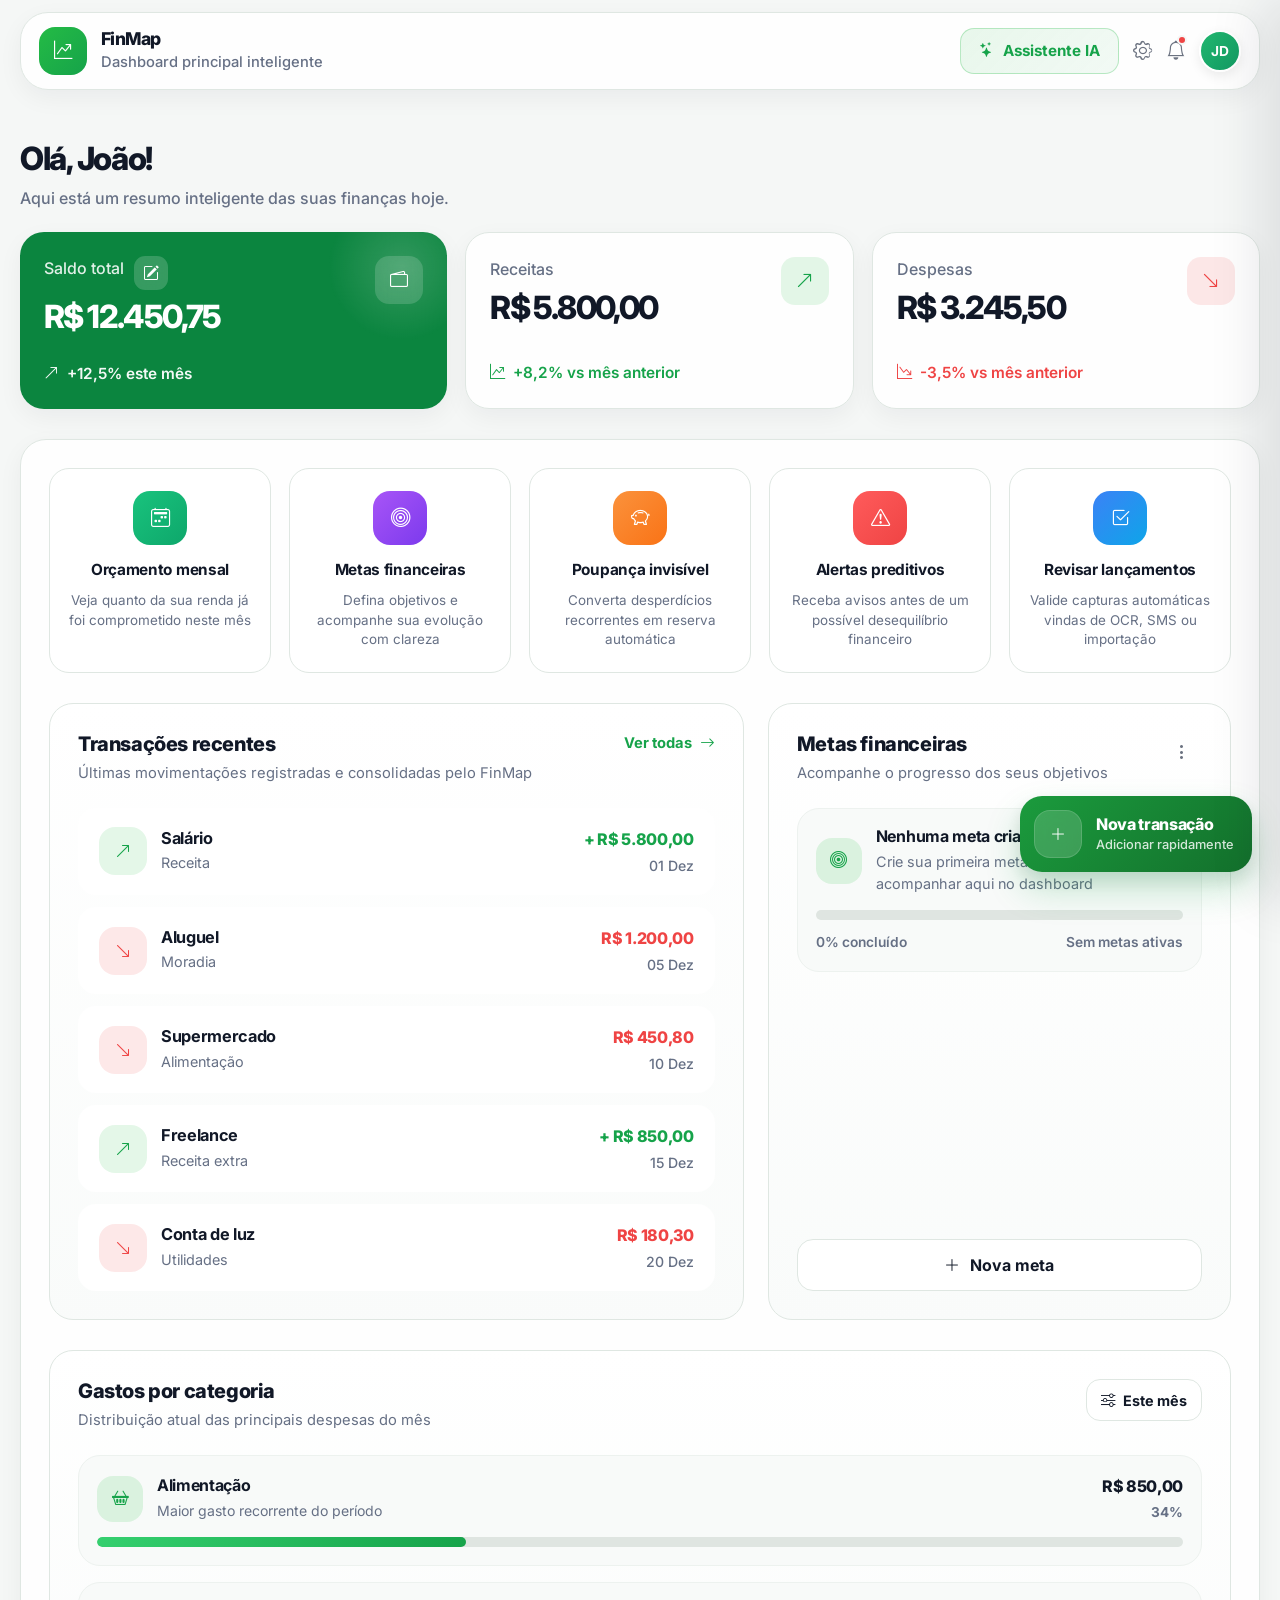
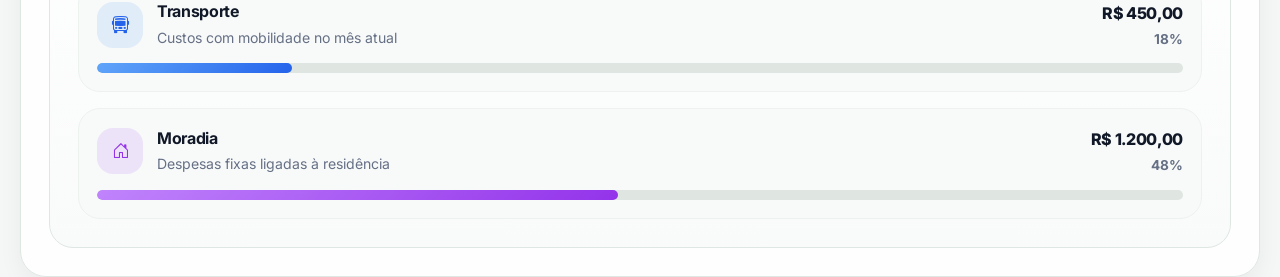
<file: dashboard.html>
<!DOCTYPE html>
<html lang="pt-BR">
<head>
  <meta charset="UTF-8">
  <meta name="viewport" content="width=device-width, initial-scale=1.0">
  <title>FinMap Dashboard</title>

  <link href="https://cdn.jsdelivr.net/npm/bootstrap@5.3.2/dist/css/bootstrap.min.css" rel="stylesheet">
  <link rel="stylesheet" href="https://cdn.jsdelivr.net/npm/bootstrap-icons@1.11.3/font/bootstrap-icons.css">
  <link rel="preconnect" href="https://fonts.googleapis.com">
  <link rel="preconnect" href="https://fonts.gstatic.com" crossorigin>
  <link href="https://fonts.googleapis.com/css2?family=Inter:wght@400;500;600;700;800&display=swap" rel="stylesheet">
  <link rel="stylesheet" href="./FinMap_Projeto/css/dashboard.css">
</head>
<body>

  <header class="topbar">
    <div class="topbar-left">
      <div class="brand">
        <div class="brand-mark">
          <i class="bi bi-graph-up-arrow"></i>
        </div>

        <div class="brand-copy">
          <h1>FinMap</h1>
          <p>Dashboard principal inteligente</p>
        </div>
      </div>
    </div>

    <div class="topbar-right">
      <button class="ai-btn" id="openAiModal" type="button" aria-label="Abrir Assistente IA">
        <i class="bi bi-stars"></i>
        <span>Assistente IA</span>
      </button>

      <button class="icon-plain" id="openSettingsModal" type="button" aria-label="Configurações">
  <i class="bi bi-gear"></i>
</button>

      <button class="icon-plain notification-btn" id="openNotificationsPanel" type="button" aria-label="Notificações">
        <i class="bi bi-bell"></i>
        <span class="notification-dot"></span>
      </button>

      <button class="profile-avatar" type="button" aria-label="Perfil">
        JD
      </button>
    </div>
  </header>

  <section class="finance-overview">
    <div class="overview-header">
      <div class="overview-title-group">
        <h2>Olá, João!</h2>
        <p>Aqui está um resumo inteligente das suas finanças hoje.</p>
      </div>
    </div>

    <div class="overview-cards">
      <article class="finance-card finance-card--highlight">
        <div class="finance-card__top">
          <div class="finance-card__main">
            <div class="finance-card__label-row">
              <span class="finance-card__label">Saldo total</span>

              <button
                class="finance-card__edit-btn"
                id="openBalanceModal"
                type="button"
                aria-label="Editar saldo total"
              >
                <i class="bi bi-pencil-square"></i>
              </button>
            </div>

            <strong class="finance-card__value">R$ 12.450,75</strong>
          </div>

          <div class="finance-card__icon finance-card__icon--glass">
            <i class="bi bi-wallet2"></i>
          </div>
        </div>

        <div class="finance-card__bottom">
          <span class="finance-card__trend finance-card__trend--light">
            <i class="bi bi-arrow-up-right"></i>
            +12,5% este mês
          </span>
        </div>
      </article>

      <article class="finance-card">
        <div class="finance-card__top">
          <div>
            <span class="finance-card__label">Receitas</span>
            <strong class="finance-card__value">R$ 5.800,00</strong>
          </div>

          <div class="finance-card__icon finance-card__icon--green-soft">
            <i class="bi bi-arrow-up-right"></i>
          </div>
        </div>

        <div class="finance-card__bottom">
          <span class="finance-card__trend finance-card__trend--positive">
            <i class="bi bi-graph-up-arrow"></i>
            +8,2% vs mês anterior
          </span>
        </div>
      </article>

      <article class="finance-card">
        <div class="finance-card__top">
          <div>
            <span class="finance-card__label">Despesas</span>
            <strong class="finance-card__value">R$ 3.245,50</strong>
          </div>

          <div class="finance-card__icon finance-card__icon--red-soft">
            <i class="bi bi-arrow-down-right"></i>
          </div>
        </div>

        <div class="finance-card__bottom">
          <span class="finance-card__trend finance-card__trend--negative">
            <i class="bi bi-graph-down-arrow"></i>
            -3,5% vs mês anterior
          </span>
        </div>
      </article>
    </div>
  </section>

  <section class="main-actions">
    <div class="main-actions__grid">
  <article class="action-card action-card--green" data-link-page="./orcamento-mensal.html">
    <div class="action-icon">
      <i class="bi bi-calendar2-week"></i>
    </div>
    <h4>Orçamento mensal</h4>
    <p>Veja quanto da sua renda já foi comprometido neste mês</p>
  </article>

  <article class="action-card action-card--purple" data-link-page="./metas-financeiras.html">
    <div class="action-icon">
      <i class="bi bi-bullseye"></i>
    </div>
    <h4>Metas financeiras</h4>
    <p>Defina objetivos e acompanhe sua evolução com clareza</p>
  </article>

  <article class="action-card action-card--orange" data-link-page="./poupanca-invisivel.html">
    <div class="action-icon">
      <i class="bi bi-piggy-bank"></i>
    </div>
    <h4>Poupança invisível</h4>
    <p>Converta desperdícios recorrentes em reserva automática</p>
  </article>

  <article class="action-card action-card--red" data-link-page="./alertas-preditivos.html">
    <div class="action-icon">
      <i class="bi bi-exclamation-triangle"></i>
    </div>
    <h4>Alertas preditivos</h4>
    <p>Receba avisos antes de um possível desequilíbrio financeiro</p>
  </article>

  <article class="action-card action-card--blue" data-link-page="./revisar-lancamentos.html">
    <div class="action-icon">
      <i class="bi bi-check2-square"></i>
    </div>
    <h4>Revisar lançamentos</h4>
    <p>Valide capturas automáticas vindas de OCR, SMS ou importação</p>
  </article>
</div>

    <div class="dashboard-panels">
      <section class="recent-transactions-panel">
        <div class="recent-transactions-panel__header">
          <div>
            <h3>Transações recentes</h3>
            <p>Últimas movimentações registradas e consolidadas pelo FinMap</p>
          </div>

          <a href="#" class="recent-transactions-panel__link" id="openAllTransactionsModal">
            Ver todas
            <i class="bi bi-arrow-right"></i>
          </a>
        </div>

        <div class="recent-transactions-panel__list">
          <article class="transaction-item">
            <div class="transaction-item__left">
              <div class="transaction-item__icon transaction-item__icon--income">
                <i class="bi bi-arrow-up-right"></i>
              </div>

              <div class="transaction-item__info">
                <h4>Salário</h4>
                <p>Receita</p>
              </div>
            </div>

            <div class="transaction-item__right">
              <strong class="transaction-item__value transaction-item__value--positive">+ R$ 5.800,00</strong>
              <span class="transaction-item__date">01 Dez</span>
            </div>
          </article>

          <article class="transaction-item">
            <div class="transaction-item__left">
              <div class="transaction-item__icon transaction-item__icon--expense">
                <i class="bi bi-arrow-down-right"></i>
              </div>

              <div class="transaction-item__info">
                <h4>Aluguel</h4>
                <p>Moradia</p>
              </div>
            </div>

            <div class="transaction-item__right">
              <strong class="transaction-item__value transaction-item__value--negative">R$ 1.200,00</strong>
              <span class="transaction-item__date">05 Dez</span>
            </div>
          </article>

          <article class="transaction-item">
            <div class="transaction-item__left">
              <div class="transaction-item__icon transaction-item__icon--expense">
                <i class="bi bi-arrow-down-right"></i>
              </div>

              <div class="transaction-item__info">
                <h4>Supermercado</h4>
                <p>Alimentação</p>
              </div>
            </div>

            <div class="transaction-item__right">
              <strong class="transaction-item__value transaction-item__value--negative">R$ 450,80</strong>
              <span class="transaction-item__date">10 Dez</span>
            </div>
          </article>

          <article class="transaction-item">
            <div class="transaction-item__left">
              <div class="transaction-item__icon transaction-item__icon--income">
                <i class="bi bi-arrow-up-right"></i>
              </div>

              <div class="transaction-item__info">
                <h4>Freelance</h4>
                <p>Receita extra</p>
              </div>
            </div>

            <div class="transaction-item__right">
              <strong class="transaction-item__value transaction-item__value--positive">+ R$ 850,00</strong>
              <span class="transaction-item__date">15 Dez</span>
            </div>
          </article>

          <article class="transaction-item">
            <div class="transaction-item__left">
              <div class="transaction-item__icon transaction-item__icon--expense">
                <i class="bi bi-arrow-down-right"></i>
              </div>

              <div class="transaction-item__info">
                <h4>Conta de luz</h4>
                <p>Utilidades</p>
              </div>
            </div>

            <div class="transaction-item__right">
              <strong class="transaction-item__value transaction-item__value--negative">R$ 180,30</strong>
              <span class="transaction-item__date">20 Dez</span>
            </div>
          </article>
        </div>
      </section>

      <section class="financial-goals-panel">
        <div class="financial-goals-panel__header">
          <div>
            <h3>Metas financeiras</h3>
            <p>Acompanhe o progresso dos seus objetivos</p>
          </div>

          <button class="financial-goals-panel__menu" id="openGoalsMenuModal" type="button" aria-label="Mais opções">
            <i class="bi bi-three-dots-vertical"></i>
          </button>
        </div>

        <div class="financial-goals-list" id="dashboardGoalsList">
          <article class="goal-card">
    <div class="goal-card__top">
      <div class="goal-card__left">
        <div class="goal-card__icon goal-card__icon--green">
          <i class="bi bi-shield-check"></i>
        </div>

        <div class="goal-card__info">
          <h4>Reserva de Emergência</h4>
          <p>R$ 8.750 de R$ 15.000</p>
        </div>
      </div>

      <span class="goal-card__badge">58%</span>
    </div>

    <div class="goal-card__progress">
      <div class="goal-card__progress-fill goal-card__progress-fill--green" style="width: 58%;"></div>
    </div>

    <div class="goal-card__bottom">
      <span>58% concluído</span>
      <span>Faltam R$ 6.250</span>
    </div>
          </article>

          <article class="goal-card">
            <div class="goal-card__top">
              <div class="goal-card__left">
                <div class="goal-card__icon goal-card__icon--blue">
                  <i class="bi bi-airplane"></i>
                </div>

                <div class="goal-card__info">
                  <h4>Viagem para Europa</h4>
                  <p>R$ 3.200 de R$ 8.000</p>
                </div>
              </div>

              <span class="goal-card__badge">40%</span>
            </div>

            <div class="goal-card__progress">
              <div class="goal-card__progress-fill goal-card__progress-fill--blue" style="width: 40%;"></div>
            </div>

            <div class="goal-card__bottom">
              <span>40% concluído</span>
              <span>Faltam R$ 4.800</span>
            </div>
          </article>

          <article class="goal-card">
            <div class="goal-card__top">
              <div class="goal-card__left">
                <div class="goal-card__icon goal-card__icon--orange">
                  <i class="bi bi-car-front"></i>
                </div>

                <div class="goal-card__info">
                  <h4>Novo carro</h4>
                  <p>R$ 12.000 de R$ 45.000</p>
                </div>
              </div>

              <span class="goal-card__badge">27%</span>
            </div>

            <div class="goal-card__progress">
              <div class="goal-card__progress-fill goal-card__progress-fill--orange" style="width: 27%;"></div>
            </div>

            <div class="goal-card__bottom">
              <span>27% concluído</span>
              <span>Faltam R$ 33.000</span>
            </div>
          </article>
        </div>

        <button class="new-goal-btn" id="goToGoalsPageBtn" type="button">
          <i class="bi bi-plus-lg"></i>
          Nova meta
        </button>
      </section>
    </div>

    <div class="dashboard-bottom-row">
      <section class="category-expenses-panel">
        <div class="category-expenses-panel__header">
          <div>
            <h3>Gastos por categoria</h3>
            <p>Distribuição atual das principais despesas do mês</p>
          </div>

          <button class="category-expenses-panel__filter" id="openCategoryPeriodModal" type="button">
            <i class="bi bi-sliders"></i>
            <span id="categoryPeriodLabel">Este mês</span>
          </button>
        </div>

        <div class="category-expenses-list">
          <article class="category-expense-card">
            <div class="category-expense-card__top">
              <div class="category-expense-card__left">
                <div class="category-expense-card__icon category-expense-card__icon--green">
                  <i class="bi bi-basket2"></i>
                </div>

                <div class="category-expense-card__info">
                  <h4>Alimentação</h4>
                  <p>Maior gasto recorrente do período</p>
                </div>
              </div>

              <div class="category-expense-card__right">
                <strong>R$ 850</strong>
                <span>34%</span>
              </div>
            </div>

            <div class="category-expense-card__bar">
              <div class="category-expense-card__fill category-expense-card__fill--green" style="width: 34%;"></div>
            </div>
          </article>

          <article class="category-expense-card">
            <div class="category-expense-card__top">
              <div class="category-expense-card__left">
                <div class="category-expense-card__icon category-expense-card__icon--blue">
                  <i class="bi bi-bus-front"></i>
                </div>

                <div class="category-expense-card__info">
                  <h4>Transporte</h4>
                  <p>Custos com mobilidade no mês atual</p>
                </div>
              </div>

              <div class="category-expense-card__right">
                <strong>R$ 450</strong>
                <span>18%</span>
              </div>
            </div>

            <div class="category-expense-card__bar">
              <div class="category-expense-card__fill category-expense-card__fill--blue" style="width: 18%;"></div>
            </div>
          </article>

          <article class="category-expense-card">
            <div class="category-expense-card__top">
              <div class="category-expense-card__left">
                <div class="category-expense-card__icon category-expense-card__icon--purple">
                  <i class="bi bi-house-door"></i>
                </div>

                <div class="category-expense-card__info">
                  <h4>Moradia</h4>
                  <p>Despesas fixas ligadas à residência</p>
                </div>
              </div>

              <div class="category-expense-card__right">
                <strong>R$ 1.200</strong>
                <span>48%</span>
              </div>
            </div>

            <div class="category-expense-card__bar">
              <div class="category-expense-card__fill category-expense-card__fill--purple" style="width: 48%;"></div>
            </div>
          </article>
        </div>
      </section>
    </div>
  </section>

  <button class="floating-transaction-btn" id="openTransactionModal" type="button" aria-label="Adicionar transação">
    <span class="floating-transaction-btn__icon">
      <i class="bi bi-plus-lg"></i>
    </span>
    <span class="floating-transaction-btn__content">
      <strong>Nova transação</strong>
      <small>Adicionar rapidamente</small>
    </span>
  </button>

  <!-- MODAL EDITAR SALDO  --> 
  <div class="balance-modal-overlay" id="balanceModal">
    <div class="balance-modal">
      <div class="balance-modal__header">
        <div class="balance-modal__title">
          <div class="balance-modal__icon">
            <i class="bi bi-pencil-square"></i>
          </div>
          <div>
            <h3>Editar saldo total</h3>
            <p>Atualize o valor principal exibido no seu dashboard.</p>
          </div>
        </div>

        <button class="balance-modal__close" id="closeBalanceModal" type="button" aria-label="Fechar">
          <i class="bi bi-x-lg"></i>
        </button>
      </div>

      <form class="balance-modal__form" id="balanceForm">
        <label class="balance-modal__field">
          <span>Novo saldo</span>
          <input
            type="text"
            id="saldoEditInput"
            class="finmap-money-input"
            inputmode="numeric"
            placeholder="R$ 0,00"
            autocomplete="off"
          >
        </label>

        <div class="balance-modal__actions">
          <button class="balance-modal__secondary" id="cancelBalanceModal" type="button">Cancelar</button>
          <button class="balance-modal__primary" type="submit">Salvar saldo</button>
        </div>
      </form>
    </div>
  </div>

  <!-- PAINEL DE NOTIFICAÇÕES -->
  <div class="notif-overlay" id="notifOverlay"></div>

  <aside class="notif-panel" id="notifPanel" aria-label="Painel de notificações">
    <div class="notif-panel__header">
      <div>
        <h3>Notificações</h3>
        <p>Alertas, metas e movimentações importantes</p>
      </div>

      <button class="notif-panel__close" id="closeNotificationsPanel" type="button" aria-label="Fechar notificações">
        <i class="bi bi-x-lg"></i>
      </button>
    </div>

    <div class="notif-panel__tabs">
      <button class="notif-tab active" type="button">Todos</button>
      <button class="notif-tab" type="button">Alertas</button>
      <button class="notif-tab" type="button">Metas</button>
      <button class="notif-tab" type="button">Gastos</button>
    </div>

    <div class="notif-panel__list">
      <article class="notif-card notif-card--danger">
        <div class="notif-card__icon">
          <i class="bi bi-exclamation-triangle"></i>
        </div>
        <div class="notif-card__content">
          <h4>Alerta preditivo de orçamento</h4>
          <p>Seu ritmo atual de gastos pode comprometer o fechamento do mês.</p>
          <span>Agora mesmo</span>
        </div>
      </article>

      <article class="notif-card notif-card--success">
        <div class="notif-card__icon">
          <i class="bi bi-bullseye"></i>
        </div>
        <div class="notif-card__content">
          <h4>Meta avançando bem</h4>
          <p>Sua reserva de emergência atingiu 58% do valor planejado.</p>
          <span>Hoje, 09:20</span>
        </div>
      </article>

      <article class="notif-card notif-card--warning">
        <div class="notif-card__icon">
          <i class="bi bi-receipt"></i>
        </div>
        <div class="notif-card__content">
          <h4>Gasto acima da média</h4>
          <p>A categoria alimentação ficou acima da média prevista nesta semana.</p>
          <span>Hoje, 08:05</span>
        </div>
      </article>

      <article class="notif-card notif-card--info">
        <div class="notif-card__icon">
          <i class="bi bi-stars"></i>
        </div>
        <div class="notif-card__content">
          <h4>Sugestão da IA</h4>
          <p>Você pode economizar até R$ 240 ajustando despesas recorrentes.</p>
          <span>Ontem</span>
        </div>
      </article>
    </div>
  </aside>

  <!-- MODAL CENTRALIZADO DA IA -->
  <div class="ai-modal-overlay" id="aiModal">
    <div class="ai-modal">
      <div class="ai-modal__header">
        <div class="ai-modal__title-group">
          <div class="ai-modal__icon">
            <i class="bi bi-stars"></i>
          </div>

          <div>
            <h3>Assistente IA FinMap</h3>
            <p>Análise inteligente, sugestões rápidas e apoio financeiro em tempo real.</p>
          </div>
        </div>

        <button class="ai-modal__close" id="closeAiModal" type="button" aria-label="Fechar assistente IA">
          <i class="bi bi-x-lg"></i>
        </button>
      </div>

      <div class="ai-modal__body">
        <aside class="ai-modal__sidebar">
          <div class="ai-summary-card ai-summary-card--green">
            <div class="ai-summary-card__top">
              <span class="ai-summary-card__label">Análise geral</span>
              <i class="bi bi-activity"></i>
            </div>
            <strong>Saúde financeira estável</strong>
            <p>Seu saldo segue positivo, mas moradia e alimentação concentram grande parte das despesas.</p>
          </div>

          <div class="ai-summary-card ai-summary-card--soft">
            <div class="ai-summary-card__top">
              <span class="ai-summary-card__label">Sugestão principal</span>
              <i class="bi bi-lightbulb"></i>
            </div>
            <strong>Reduzir gastos variáveis</strong>
            <p>Uma redução de 8% nos gastos variáveis pode acelerar sua reserva de emergência.</p>
          </div>

          <div class="ai-shortcuts">
            <button class="ai-shortcut" type="button">Analisar meu mês</button>
            <button class="ai-shortcut" type="button">Onde posso economizar?</button>
            <button class="ai-shortcut" type="button">Revisar minhas metas</button>
            <button class="ai-shortcut" type="button">Criar plano rápido</button>
          </div>
        </aside>

        <section class="ai-chat-area">
          <div class="ai-chat-area__messages">
            <div class="ai-message ai-message--bot">
              <div class="ai-message__bubble">
                Olá, João. Fiz uma leitura geral das suas finanças e identifiquei bons sinais de estabilidade. Quer que eu te mostre onde estão suas melhores oportunidades de economia?
              </div>
            </div>

            <div class="ai-message ai-message--user">
              <div class="ai-message__bubble">
                Sim, quero ver os principais pontos.
              </div>
            </div>

            <div class="ai-message ai-message--bot">
              <div class="ai-message__bubble">
                Perfeito. Hoje seus maiores focos de atenção estão em alimentação, moradia e despesas recorrentes menores que, somadas, têm bastante impacto no mês.
              </div>
            </div>
          </div>

          <form class="ai-chat-area__input">
            <button class="ai-input-action" type="button" aria-label="Anexar">
              <i class="bi bi-plus-lg"></i>
            </button>

            <input type="text" placeholder="Pergunte algo ao Assistente IA">

            <button class="ai-send-btn" type="submit" aria-label="Enviar mensagem">
              <i class="bi bi-send-fill"></i>
            </button>
          </form>
        </section>
      </div>
    </div>
  </div>

  <!-- MODAL DE TRANSAÇÃO -->
  <div class="transaction-modal-overlay" id="transactionModal">
    <div class="transaction-modal">
      <div class="transaction-modal__header">
        <div class="transaction-modal__title-group">
          <div class="transaction-modal__icon">
            <i class="bi bi-plus-lg"></i>
          </div>

          <div>
            <h3>Adicionar Transação</h3>
            <p>Escolha como deseja registrar uma nova movimentação no FinMap</p>
          </div>
        </div>

        <button class="transaction-modal__close" id="closeTransactionModal" type="button" aria-label="Fechar">
          <i class="bi bi-x-lg"></i>
        </button>
      </div>

      <div class="transaction-modal__options">
        <button class="transaction-option-card" type="button">
          <div class="transaction-option-card__icon transaction-option-card__icon--green">
            <i class="bi bi-pencil-square"></i>
          </div>

          <div class="transaction-option-card__content">
            <h4>Adicionar manualmente</h4>
            <p>Preencha os dados da transação de forma personalizada e imediata.</p>
          </div>
        </button>

        <button class="transaction-option-card" type="button">
          <div class="transaction-option-card__icon transaction-option-card__icon--orange">
            <i class="bi bi-file-earmark-arrow-up"></i>
          </div>

          <div class="transaction-option-card__content">
            <h4>Importar arquivo</h4>
            <p>Envie arquivos CSV, OFX ou Excel para importar transações em lote.</p>
          </div>
        </button>

        <button class="transaction-option-card" type="button">
          <div class="transaction-option-card__icon transaction-option-card__icon--purple">
            <i class="bi bi-receipt-cutoff"></i>
          </div>

          <div class="transaction-option-card__content">
            <div class="transaction-option-card__topline">
              <h4>OCR de notas fiscais</h4>
              <span class="transaction-option-card__badge">IA</span>
            </div>
            <p>Escaneie notas fiscais e deixe a inteligência artificial identificar os dados automaticamente.</p>
          </div>
        </button>

        <button class="transaction-option-card" type="button">
          <div class="transaction-option-card__icon transaction-option-card__icon--blue">
            <i class="bi bi-chat-square-text"></i>
          </div>

          <div class="transaction-option-card__content">
            <div class="transaction-option-card__topline">
              <h4>Revisar capturas automáticas</h4>
              <span class="transaction-option-card__badge">SMS</span>
            </div>
            <p>Valide movimentações detectadas automaticamente para manter seus dados consistentes.</p>
          </div>
        </button>
      </div>
    </div>
  </div>

<!-- MODAL CENTRALIZADO DE CONFIGURAÇÕES -->
<div class="settings-modal-overlay" id="settingsModal">
  <div class="settings-modal">
    <div class="settings-modal__header">
      <div class="settings-modal__title-group">
        <div class="settings-modal__icon">
          <i class="bi bi-gear-fill"></i>
        </div>

        <div>
          <h3>Configurações</h3>
          <p>Gerencie alertas, integração bancária, segurança e conta.</p>
        </div>
      </div>

      <button class="settings-modal__close" id="closeSettingsModal" type="button" aria-label="Fechar configurações">
        <i class="bi bi-x-lg"></i>
      </button>
    </div>

    <div class="settings-modal__body">
      <aside class="settings-sidebar">
        <button class="settings-sidebar__item active" type="button" data-target="settings-notifications">
          <span class="settings-sidebar__icon settings-sidebar__icon--yellow">
            <i class="bi bi-bell-fill"></i>
          </span>
          <span class="settings-sidebar__text">Notificações</span>
        </button>

        <button class="settings-sidebar__item" type="button" data-target="settings-bank">
          <span class="settings-sidebar__icon settings-sidebar__icon--blue">
            <i class="bi bi-bank2"></i>
          </span>
          <span class="settings-sidebar__text">API bancária</span>
        </button>

        <button class="settings-sidebar__item" type="button" data-target="settings-security">
          <span class="settings-sidebar__icon settings-sidebar__icon--purple">
            <i class="bi bi-shield-lock-fill"></i>
          </span>
          <span class="settings-sidebar__text">Proteção</span>
        </button>

        <button class="settings-sidebar__item" type="button" data-target="settings-account">
          <span class="settings-sidebar__icon settings-sidebar__icon--red">
            <i class="bi bi-person-circle"></i>
          </span>
          <span class="settings-sidebar__text">Conta</span>
        </button>
      </aside>

      <div class="settings-content">
        <!-- NOTIFICAÇÕES -->
        <section class="settings-group" id="settings-notifications">
          <button class="settings-group__trigger active" type="button">
            <div class="settings-group__trigger-left">
              <span class="settings-group__badge settings-group__badge--yellow">
                <i class="bi bi-bell-fill"></i>
              </span>
              <div>
                <h4>Notificações</h4>
                <p>Alertas mais importantes do sistema</p>
              </div>
            </div>

            <span class="settings-group__arrow">
              <i class="bi bi-chevron-down"></i>
            </span>
          </button>

          <div class="settings-group__content open">
            <div class="settings-list">
              <div class="settings-row">
                <div class="settings-row__info">
                  <h5>Alertas preditivos</h5>
                  <p>Avisos quando houver risco no orçamento.</p>
                </div>
                <label class="switch switch--yellow">
                  <input type="checkbox" checked>
                  <span class="switch-slider"></span>
                </label>
              </div>

              <div class="settings-row">
                <div class="settings-row__info">
                  <h5>Metas financeiras</h5>
                  <p>Notificações de progresso e conclusão.</p>
                </div>
                <label class="switch switch--green">
                  <input type="checkbox" checked>
                  <span class="switch-slider"></span>
                </label>
              </div>

              <div class="settings-row">
                <div class="settings-row__info">
                  <h5>Sugestões da IA</h5>
                  <p>Recomendações rápidas do assistente.</p>
                </div>
                <label class="switch switch--purple">
                  <input type="checkbox" checked>
                  <span class="switch-slider"></span>
                </label>
              </div>
            </div>
          </div>
        </section>

        <!-- API BANCÁRIA -->
        <section class="settings-group" id="settings-bank">
          <button class="settings-group__trigger" type="button">
            <div class="settings-group__trigger-left">
              <span class="settings-group__badge settings-group__badge--blue">
                <i class="bi bi-bank2"></i>
              </span>
              <div>
                <h4>API bancária</h4>
                <p>Conexão e sincronização das contas</p>
              </div>
            </div>

            <span class="settings-group__arrow">
              <i class="bi bi-chevron-down"></i>
            </span>
          </button>

          <div class="settings-group__content">
            <div class="settings-bank-status">
              <div>
                <h5>Banco principal conectado</h5>
                <p>Sincronização automática ativa.</p>
              </div>

              <span class="settings-pill settings-pill--success">Conectado</span>
            </div>

            <div class="settings-list">
              <div class="settings-row">
                <div class="settings-row__info">
                  <h5>Sincronização automática</h5>
                  <p>Atualiza transações e saldo automaticamente.</p>
                </div>
                <label class="switch switch--blue">
                  <input type="checkbox" checked>
                  <span class="switch-slider"></span>
                </label>
              </div>

              <div class="settings-row">
                <div class="settings-row__info">
                  <h5>Atualizar saldo total</h5>
                  <p>Usa os dados da API para atualizar o dashboard.</p>
                </div>
                <label class="switch switch--blue">
                  <input type="checkbox" checked>
                  <span class="switch-slider"></span>
                </label>
              </div>
            </div>

            <div class="settings-actions-row">
              <button class="settings-action-btn settings-action-btn--blue" type="button">
                <i class="bi bi-arrow-repeat"></i>
                Reconectar
              </button>

              <button class="settings-action-btn settings-action-btn--blue-soft" type="button">
                <i class="bi bi-link-45deg"></i>
                Gerenciar contas
              </button>
            </div>
          </div>
        </section>

        <!-- PROTEÇÃO -->
        <section class="settings-group" id="settings-security">
          <button class="settings-group__trigger" type="button">
            <div class="settings-group__trigger-left">
              <span class="settings-group__badge settings-group__badge--purple">
                <i class="bi bi-shield-lock-fill"></i>
              </span>
              <div>
                <h4>Proteção</h4>
                <p>Segurança da conta e dos dados</p>
              </div>
            </div>

            <span class="settings-group__arrow">
              <i class="bi bi-chevron-down"></i>
            </span>
          </button>

          <div class="settings-group__content">
            <div class="settings-list">
              <div class="settings-row">
                <div class="settings-row__info">
                  <h5>Autenticação em duas etapas</h5>
                  <p>Camada extra de segurança no login.</p>
                </div>
                <label class="switch switch--purple">
                  <input type="checkbox" checked>
                  <span class="switch-slider"></span>
                </label>
              </div>

              <div class="settings-row">
                <div class="settings-row__info">
                  <h5>Ocultar valores</h5>
                  <p>Esconde os valores em ambientes públicos.</p>
                </div>
                <label class="switch switch--red">
                  <input type="checkbox">
                  <span class="switch-slider"></span>
                </label>
              </div>
            </div>

            <div class="settings-actions-row">
              <button class="settings-action-btn settings-action-btn--purple" type="button">
                <i class="bi bi-key-fill"></i>
                Alterar senha
              </button>
            </div>
          </div>
        </section>

        <!-- CONTA -->
        <section class="settings-group" id="settings-account">
          <button class="settings-group__trigger" type="button">
            <div class="settings-group__trigger-left">
              <span class="settings-group__badge settings-group__badge--red">
                <i class="bi bi-person-circle"></i>
              </span>
              <div>
                <h4>Conta</h4>
                <p>Dados principais e ações da conta</p>
              </div>
            </div>

            <span class="settings-group__arrow">
              <i class="bi bi-chevron-down"></i>
            </span>
          </button>

          <div class="settings-group__content">
            <div class="settings-account-grid">
              <article class="settings-profile-card">
                <h5>E-mail principal</h5>
                <p>joao@email.com</p>
                <button class="settings-action-btn settings-action-btn--red-soft" type="button">
                  <i class="bi bi-envelope"></i>
                  Alterar e-mail
                </button>
              </article>  

              <article class="settings-profile-card settings-profile-card--danger">
                <h5>Excluir conta</h5>
                <p>Essa ação é permanente.</p>
                <button class="settings-action-btn settings-action-btn--danger" type="button">
                  <i class="bi bi-trash3-fill"></i>
                  Excluir conta
                </button>
              </article>
            </div>
          </div>
        </section>
      </div>
    </div>

    <div class="settings-modal__footer">
      <button class="settings-footer-btn settings-footer-btn--secondary" id="cancelSettingsModal" type="button">Cancelar</button>
      <button class="settings-footer-btn settings-footer-btn--primary" type="button">Salvar alterações</button>
    </div>
  </div>
</div>


<!-- MODAL: VER TODAS AS TRANSAÇÕES -->
<div class="dashboard-popout-overlay" id="allTransactionsModal">
  <div class="dashboard-popout dashboard-popout--large">
    <div class="dashboard-popout__header">
      <div class="dashboard-popout__title-group">
        <div class="dashboard-popout__icon dashboard-popout__icon--green">
          <i class="bi bi-clock-history"></i>
        </div>
        <div>
          <h3>Todas as transações recentes</h3>
          <p>Veja o histórico consolidado das últimas movimentações do FinMap.</p>
        </div>
      </div>

      <button class="dashboard-popout__close" id="closeAllTransactionsModal" type="button" aria-label="Fechar">
        <i class="bi bi-x-lg"></i>
      </button>
    </div>

    <div class="dashboard-popout__body">
      <div class="all-transactions-list">
        <article class="transaction-item">
          <div class="transaction-item__left">
            <div class="transaction-item__icon transaction-item__icon--income">
              <i class="bi bi-arrow-up-right"></i>
            </div>
            <div class="transaction-item__info">
              <h4>Salário</h4>
              <p>Receita</p>
            </div>
          </div>
          <div class="transaction-item__right">
            <strong class="transaction-item__value transaction-item__value--positive">+ R$ 5.800,00</strong>
            <span class="transaction-item__date">01 Dez</span>
          </div>
        </article>

        <article class="transaction-item">
          <div class="transaction-item__left">
            <div class="transaction-item__icon transaction-item__icon--expense">
              <i class="bi bi-arrow-down-right"></i>
            </div>
            <div class="transaction-item__info">
              <h4>Aluguel</h4>
              <p>Moradia</p>
            </div>
          </div>
          <div class="transaction-item__right">
            <strong class="transaction-item__value transaction-item__value--negative">R$ 1.200,00</strong>
            <span class="transaction-item__date">05 Dez</span>
          </div>
        </article>

        <article class="transaction-item">
          <div class="transaction-item__left">
            <div class="transaction-item__icon transaction-item__icon--expense">
              <i class="bi bi-arrow-down-right"></i>
            </div>
            <div class="transaction-item__info">
              <h4>Supermercado</h4>
              <p>Alimentação</p>
            </div>
          </div>
          <div class="transaction-item__right">
            <strong class="transaction-item__value transaction-item__value--negative">R$ 450,80</strong>
            <span class="transaction-item__date">10 Dez</span>
          </div>
        </article>

        <article class="transaction-item">
          <div class="transaction-item__left">
            <div class="transaction-item__icon transaction-item__icon--income">
              <i class="bi bi-arrow-up-right"></i>
            </div>
            <div class="transaction-item__info">
              <h4>Freelance</h4>
              <p>Receita extra</p>
            </div>
          </div>
          <div class="transaction-item__right">
            <strong class="transaction-item__value transaction-item__value--positive">+ R$ 850,00</strong>
            <span class="transaction-item__date">15 Dez</span>
          </div>
        </article>

        <article class="transaction-item">
          <div class="transaction-item__left">
            <div class="transaction-item__icon transaction-item__icon--expense">
              <i class="bi bi-arrow-down-right"></i>
            </div>
            <div class="transaction-item__info">
              <h4>Conta de luz</h4>
              <p>Utilidades</p>
            </div>
          </div>
          <div class="transaction-item__right">
            <strong class="transaction-item__value transaction-item__value--negative">R$ 180,30</strong>
            <span class="transaction-item__date">20 Dez</span>
          </div>
        </article>

        <article class="transaction-item">
          <div class="transaction-item__left">
            <div class="transaction-item__icon transaction-item__icon--expense">
              <i class="bi bi-arrow-down-right"></i>
            </div>
            <div class="transaction-item__info">
              <h4>Internet</h4>
              <p>Utilidades</p>
            </div>
          </div>
          <div class="transaction-item__right">
            <strong class="transaction-item__value transaction-item__value--negative">R$ 119,90</strong>
            <span class="transaction-item__date">22 Dez</span>
          </div>
        </article>
      </div>
    </div>
  </div>
</div>

<!-- MODAL: MENU DE METAS -->
<div class="dashboard-popout-overlay" id="goalsMenuModal">
  <div class="dashboard-popout dashboard-popout--small">
    <div class="dashboard-popout__header">
      <div class="dashboard-popout__title-group">
        <div class="dashboard-popout__icon dashboard-popout__icon--purple">
          <i class="bi bi-bullseye"></i>
        </div>
        <div>
          <h3>Opções de metas</h3>
          <p>Ações rápidas para gerenciar seus objetivos.</p>
        </div>
      </div>

      <button class="dashboard-popout__close" id="closeGoalsMenuModal" type="button" aria-label="Fechar">
        <i class="bi bi-x-lg"></i>
      </button>
    </div>

    <div class="dashboard-popout__body">
      <div class="dashboard-menu-list">
        <button class="dashboard-menu-item" id="goToGoalsPageFromMenu" type="button">
          <i class="bi bi-box-arrow-up-right"></i>
          <span>Ver tela completa de metas</span>
        </button>

        <button class="dashboard-menu-item" id="goToGoalsCreateFromMenu" type="button">
          <i class="bi bi-plus-circle"></i>
          <span>Criar nova meta</span>
        </button>

        <button class="dashboard-menu-item" id="refreshGoalsDashboardBtn" type="button">
          <i class="bi bi-arrow-repeat"></i>
          <span>Atualizar metas no dashboard</span>
        </button>
      </div>
    </div>
  </div>
</div>

<!-- MODAL: FILTRO DE PERÍODO DE CATEGORIAS -->
<div class="dashboard-popout-overlay" id="categoryPeriodModal">
  <div class="dashboard-popout dashboard-popout--small">
    <div class="dashboard-popout__header">
      <div class="dashboard-popout__title-group">
        <div class="dashboard-popout__icon dashboard-popout__icon--blue">
          <i class="bi bi-sliders"></i>
        </div>
        <div>
          <h3>Período de categorias</h3>
          <p>Escolha o intervalo para visualizar os gastos por categoria.</p>
        </div>
      </div>

      <button class="dashboard-popout__close" id="closeCategoryPeriodModal" type="button" aria-label="Fechar">
        <i class="bi bi-x-lg"></i>
      </button>
    </div>

    <div class="dashboard-popout__body">
      <div class="dashboard-period-list">
        <button class="dashboard-period-option active" type="button" data-period="this-month">Este mês</button>
        <button class="dashboard-period-option" type="button" data-period="last-30">Últimos 30 dias</button>
        <button class="dashboard-period-option" type="button" data-period="last-month">Último mês</button>
        <button class="dashboard-period-option" type="button" data-period="last-3-months">Últimos 3 meses</button>
      </div>
    </div>
  </div>
</div>


 <script>
  const body = document.body;

  const openTransactionModal = document.getElementById("openTransactionModal");
  const closeTransactionModal = document.getElementById("closeTransactionModal");
  const transactionModal = document.getElementById("transactionModal");

  const openBalanceModal = document.getElementById("openBalanceModal");
  const closeBalanceModal = document.getElementById("closeBalanceModal");
  const cancelBalanceModal = document.getElementById("cancelBalanceModal");
  const balanceModal = document.getElementById("balanceModal");

  const openNotificationsPanel = document.getElementById("openNotificationsPanel");
  const closeNotificationsPanel = document.getElementById("closeNotificationsPanel");
  const notifPanel = document.getElementById("notifPanel");
  const notifOverlay = document.getElementById("notifOverlay");

  const openAiModalBtn = document.getElementById("openAiModal");
  const closeAiModalBtn = document.getElementById("closeAiModal");
  const aiModal = document.getElementById("aiModal");

  const openSettingsModal = document.getElementById("openSettingsModal");
  const closeSettingsModal = document.getElementById("closeSettingsModal");
  const cancelSettingsModal = document.getElementById("cancelSettingsModal");
  const settingsModal = document.getElementById("settingsModal");

  const settingsSidebarItems = document.querySelectorAll(".settings-sidebar__item");
  const settingsGroups = document.querySelectorAll(".settings-group");
  const settingsTriggers = document.querySelectorAll(".settings-group__trigger");

  const openAllTransactionsModal = document.getElementById("openAllTransactionsModal");
  const closeAllTransactionsModal = document.getElementById("closeAllTransactionsModal");
  const allTransactionsModal = document.getElementById("allTransactionsModal");

  const openGoalsMenuModal = document.getElementById("openGoalsMenuModal");
  const closeGoalsMenuModal = document.getElementById("closeGoalsMenuModal");
  const goalsMenuModal = document.getElementById("goalsMenuModal");

  const openCategoryPeriodModal = document.getElementById("openCategoryPeriodModal");
  const closeCategoryPeriodModal = document.getElementById("closeCategoryPeriodModal");
  const categoryPeriodModal = document.getElementById("categoryPeriodModal");

  const goToGoalsPageBtn = document.getElementById("goToGoalsPageBtn");
  const goToGoalsPageFromMenu = document.getElementById("goToGoalsPageFromMenu");
  const goToGoalsCreateFromMenu = document.getElementById("goToGoalsCreateFromMenu");
  const refreshGoalsDashboardBtn = document.getElementById("refreshGoalsDashboardBtn");

  const dashboardGoalsList = document.getElementById("dashboardGoalsList");
  const categoryPeriodLabel = document.getElementById("categoryPeriodLabel");

  const categoryData = {
    "this-month": {
      label: "Este mês",
      items: [
        { name: "Alimentação", desc: "Maior gasto recorrente do período", value: 850, percent: 34, color: "green", icon: "basket2" },
        { name: "Transporte", desc: "Custos com mobilidade no mês atual", value: 450, percent: 18, color: "blue", icon: "bus-front" },
        { name: "Moradia", desc: "Despesas fixas ligadas à residência", value: 1200, percent: 48, color: "purple", icon: "house-door" }
      ]
    },
    "last-30": {
      label: "Últimos 30 dias",
      items: [
        { name: "Alimentação", desc: "Consumo recorrente do período recente", value: 980, percent: 32, color: "green", icon: "basket2" },
        { name: "Transporte", desc: "Custos de deslocamento acumulados", value: 620, percent: 20, color: "blue", icon: "bus-front" },
        { name: "Moradia", desc: "Despesas fixas da casa", value: 1460, percent: 48, color: "purple", icon: "house-door" }
      ]
    },
    "last-month": {
      label: "Último mês",
      items: [
        { name: "Alimentação", desc: "Gasto médio do último mês fechado", value: 790, percent: 30, color: "green", icon: "basket2" },
        { name: "Transporte", desc: "Mobilidade do mês anterior", value: 500, percent: 19, color: "blue", icon: "bus-front" },
        { name: "Moradia", desc: "Custos fixos do último mês", value: 1320, percent: 51, color: "purple", icon: "house-door" }
      ]
    },
    "last-3-months": {
      label: "Últimos 3 meses",
      items: [
        { name: "Alimentação", desc: "Média acumulada do trimestre", value: 2410, percent: 31, color: "green", icon: "basket2" },
        { name: "Transporte", desc: "Deslocamentos do trimestre", value: 1590, percent: 20, color: "blue", icon: "bus-front" },
        { name: "Moradia", desc: "Despesas residenciais acumuladas", value: 3800, percent: 49, color: "purple", icon: "house-door" }
      ]
    }
  };

  function hasClassSafe(element, className) {
    return element && element.classList.contains(className);
  }

  function lockBody() {
    body.style.overflow = "hidden";
  }

  function unlockBody() {
    const hasOpenModal =
      hasClassSafe(transactionModal, "active") ||
      hasClassSafe(balanceModal, "active") ||
      hasClassSafe(notifPanel, "active") ||
      hasClassSafe(aiModal, "active") ||
      hasClassSafe(settingsModal, "active") ||
      hasClassSafe(allTransactionsModal, "active") ||
      hasClassSafe(goalsMenuModal, "active") ||
      hasClassSafe(categoryPeriodModal, "active");

    body.style.overflow = hasOpenModal ? "hidden" : "";
  }

  function openModal(modal) {
    if (!modal) return;
    modal.classList.add("active");
    lockBody();
  }

  function closeModal(modal) {
    if (!modal) return;
    modal.classList.remove("active");
    unlockBody();
  }

  function openNotifications() {
    if (!notifPanel || !notifOverlay) return;
    notifPanel.classList.add("active");
    notifOverlay.classList.add("active");
    lockBody();
  }

  function closeNotifications() {
    if (notifPanel) notifPanel.classList.remove("active");
    if (notifOverlay) notifOverlay.classList.remove("active");
    unlockBody();
  }

  function closeAllSettingsSections() {
    settingsGroups.forEach((group) => {
      const trigger = group.querySelector(".settings-group__trigger");
      const content = group.querySelector(".settings-group__content");
      if (trigger) trigger.classList.remove("active");
      if (content) content.classList.remove("open");
    });
  }

  function activateSidebarItemById(groupId) {
    settingsSidebarItems.forEach((item) => {
      item.classList.toggle("active", item.getAttribute("data-target") === groupId);
    });
  }

  function openSettingsSection(groupId, scrollToSection = true) {
    const targetSection = document.getElementById(groupId);
    if (!targetSection) return;

    closeAllSettingsSections();

    const trigger = targetSection.querySelector(".settings-group__trigger");
    const content = targetSection.querySelector(".settings-group__content");

    if (trigger) trigger.classList.add("active");
    if (content) content.classList.add("open");

    activateSidebarItemById(groupId);

    if (scrollToSection) {
      targetSection.scrollIntoView({
        behavior: "smooth",
        block: "start"
      });
    }
  }

  function formatBRL(value) {
    return value.toLocaleString("pt-BR", {
      style: "currency",
      currency: "BRL"
    });
  }

  function getGoalColorClass(color) {
    return {
      green: "green",
      blue: "blue",
      orange: "orange",
      purple: "purple"
    }[color] || "green";
  }

  function renderDashboardGoals() {
    if (!dashboardGoalsList) return;

    const savedGoals = JSON.parse(localStorage.getItem("finmap_goals")) || [];

    if (!savedGoals.length) {
      dashboardGoalsList.innerHTML = `
        <article class="goal-card">
          <div class="goal-card__top">
            <div class="goal-card__left">
              <div class="goal-card__icon goal-card__icon--green">
                <i class="bi bi-bullseye"></i>
              </div>
              <div class="goal-card__info">
                <h4>Nenhuma meta criada</h4>
                <p>Crie sua primeira meta para acompanhar aqui no dashboard</p>
              </div>
            </div>
            <span class="goal-card__badge">0%</span>
          </div>
          <div class="goal-card__progress">
            <div class="goal-card__progress-fill goal-card__progress-fill--green" style="width: 0%;"></div>
          </div>
          <div class="goal-card__bottom">
            <span>0% concluído</span>
            <span>Sem metas ativas</span>
          </div>
        </article>
      `;
      return;
    }

    const topGoals = savedGoals.slice(0, 3);

    dashboardGoalsList.innerHTML = topGoals.map((goal) => {
      const target = Number(goal.target) || 0;
      const saved = Number(goal.saved) || 0;
      const percent = target > 0 ? Math.min((saved / target) * 100, 100) : 0;
      const remaining = Math.max(target - saved, 0);
      const color = getGoalColorClass(goal.color);

      return `
        <article class="goal-card">
          <div class="goal-card__top">
            <div class="goal-card__left">
              <div class="goal-card__icon goal-card__icon--${color}">
                <i class="bi bi-${goal.icon || "bullseye"}"></i>
              </div>
              <div class="goal-card__info">
                <h4>${goal.name}</h4>
                <p>${formatBRL(saved)} de ${formatBRL(target)}</p>
              </div>
            </div>

            <span class="goal-card__badge">${Math.round(percent)}%</span>
          </div>

          <div class="goal-card__progress">
            <div class="goal-card__progress-fill goal-card__progress-fill--${color}" style="width: ${percent}%;"></div>
          </div>

          <div class="goal-card__bottom">
            <span>${Math.round(percent)}% concluído</span>
            <span>Faltam ${formatBRL(remaining)}</span>
          </div>
        </article>
      `;
    }).join("");
  }

  function renderCategoryExpenses(periodKey) {
    const panelList = document.querySelector(".category-expenses-list");
    const data = categoryData[periodKey];
    if (!panelList || !data) return;

    categoryPeriodLabel.textContent = data.label;

    panelList.innerHTML = data.items.map((item) => `
      <article class="category-expense-card">
        <div class="category-expense-card__top">
          <div class="category-expense-card__left">
            <div class="category-expense-card__icon category-expense-card__icon--${item.color}">
              <i class="bi bi-${item.icon}"></i>
            </div>
            <div class="category-expense-card__info">
              <h4>${item.name}</h4>
              <p>${item.desc}</p>
            </div>
          </div>

          <div class="category-expense-card__right">
            <strong>${formatBRL(item.value)}</strong>
            <span>${item.percent}%</span>
          </div>
        </div>

        <div class="category-expense-card__bar">
          <div class="category-expense-card__fill category-expense-card__fill--${item.color}" style="width: ${item.percent}%;"></div>
        </div>
      </article>
    `).join("");

    document.querySelectorAll(".dashboard-period-option").forEach((btn) => {
      btn.classList.toggle("active", btn.getAttribute("data-period") === periodKey);
    });
  }

  document.querySelectorAll("[data-link-page]").forEach((card) => {
    card.addEventListener("click", () => {
      const page = card.getAttribute("data-link-page");
      if (page) window.location.href = page;
    });
  });

  if (goToGoalsPageBtn) {
    goToGoalsPageBtn.addEventListener("click", () => {
      window.location.href = "./metas-financeiras.html";
    });
  }

  if (goToGoalsPageFromMenu) {
    goToGoalsPageFromMenu.addEventListener("click", () => {
      window.location.href = "./metas-financeiras.html";
    });
  }

  if (goToGoalsCreateFromMenu) {
    goToGoalsCreateFromMenu.addEventListener("click", () => {
      window.location.href = "./metas-financeiras.html";
    });
  }

  if (refreshGoalsDashboardBtn) {
    refreshGoalsDashboardBtn.addEventListener("click", () => {
      renderDashboardGoals();
      closeModal(goalsMenuModal);
    });
  }

  if (openTransactionModal) {
    openTransactionModal.addEventListener("click", () => openModal(transactionModal));
  }

  if (closeTransactionModal) {
    closeTransactionModal.addEventListener("click", () => closeModal(transactionModal));
  }

  if (transactionModal) {
    transactionModal.addEventListener("click", (e) => {
      if (e.target === transactionModal) closeModal(transactionModal);
    });
  }


  if (closeBalanceModal) {
    closeBalanceModal.addEventListener("click", () => closeModal(balanceModal));
  }

  if (cancelBalanceModal) {
    cancelBalanceModal.addEventListener("click", () => closeModal(balanceModal));
  }

  if (balanceModal) {
    balanceModal.addEventListener("click", (e) => {
      if (e.target === balanceModal) closeModal(balanceModal);
    });
  }

  if (openNotificationsPanel) {
    openNotificationsPanel.addEventListener("click", openNotifications);
  }

  if (closeNotificationsPanel) {
    closeNotificationsPanel.addEventListener("click", closeNotifications);
  }

  if (notifOverlay) {
    notifOverlay.addEventListener("click", closeNotifications);
  }

  if (openAiModalBtn) {
    openAiModalBtn.addEventListener("click", () => openModal(aiModal));
  }

  if (closeAiModalBtn) {
    closeAiModalBtn.addEventListener("click", () => closeModal(aiModal));
  }

  if (aiModal) {
    aiModal.addEventListener("click", (e) => {
      if (e.target === aiModal) closeModal(aiModal);
    });
  }

  if (openSettingsModal) {
    openSettingsModal.addEventListener("click", () => {
      openModal(settingsModal);
      openSettingsSection("settings-notifications", false);
    });
  }

  if (closeSettingsModal) {
    closeSettingsModal.addEventListener("click", () => closeModal(settingsModal));
  }

  if (cancelSettingsModal) {
    cancelSettingsModal.addEventListener("click", () => closeModal(settingsModal));
  }

  if (settingsModal) {
    settingsModal.addEventListener("click", (e) => {
      if (e.target === settingsModal) closeModal(settingsModal);
    });
  }

  settingsSidebarItems.forEach((item) => {
    item.addEventListener("click", () => {
      const targetId = item.getAttribute("data-target");
      if (!targetId) return;
      openSettingsSection(targetId, true);
    });
  });

  settingsTriggers.forEach((trigger) => {
    trigger.addEventListener("click", () => {
      const group = trigger.closest(".settings-group");
      const content = trigger.nextElementSibling;
      if (!group || !content) return;

      const groupId = group.getAttribute("id");
      const isOpen = trigger.classList.contains("active");

      closeAllSettingsSections();

      if (!isOpen) {
        trigger.classList.add("active");
        content.classList.add("open");
        activateSidebarItemById(groupId);
      } else {
        settingsSidebarItems.forEach((item) => item.classList.remove("active"));
      }
    });
  });

  if (openAllTransactionsModal) {
    openAllTransactionsModal.addEventListener("click", (e) => {
      e.preventDefault();
      openModal(allTransactionsModal);
    });
  }

  if (closeAllTransactionsModal) {
    closeAllTransactionsModal.addEventListener("click", () => closeModal(allTransactionsModal));
  }

  if (allTransactionsModal) {
    allTransactionsModal.addEventListener("click", (e) => {
      if (e.target === allTransactionsModal) closeModal(allTransactionsModal);
    });
  }

  if (openGoalsMenuModal) {
    openGoalsMenuModal.addEventListener("click", () => openModal(goalsMenuModal));
  }

  if (closeGoalsMenuModal) {
    closeGoalsMenuModal.addEventListener("click", () => closeModal(goalsMenuModal));
  }

  if (goalsMenuModal) {
    goalsMenuModal.addEventListener("click", (e) => {
      if (e.target === goalsMenuModal) closeModal(goalsMenuModal);
    });
  }

  if (openCategoryPeriodModal) {
    openCategoryPeriodModal.addEventListener("click", () => openModal(categoryPeriodModal));
  }

  if (closeCategoryPeriodModal) {
    closeCategoryPeriodModal.addEventListener("click", () => closeModal(categoryPeriodModal));
  }

  if (categoryPeriodModal) {
    categoryPeriodModal.addEventListener("click", (e) => {
      if (e.target === categoryPeriodModal) closeModal(categoryPeriodModal);
    });
  }

  document.querySelectorAll(".dashboard-period-option").forEach((button) => {
    button.addEventListener("click", () => {
      const period = button.getAttribute("data-period");
      renderCategoryExpenses(period);
      closeModal(categoryPeriodModal);
    });
  });

  document.addEventListener("keydown", (e) => {
    if (e.key === "Escape") {
      closeModal(transactionModal);
      closeModal(balanceModal);
      closeModal(aiModal);
      closeModal(settingsModal);
      closeModal(allTransactionsModal);
      closeModal(goalsMenuModal);
      closeModal(categoryPeriodModal);
      closeNotifications();
    }
  });

  window.addEventListener("storage", (e) => {
    if (e.key === "finmap_goals") {
      renderDashboardGoals();
    }
  });


  const saldoCardValue = document.querySelector(".finance-card--highlight .finance-card__value");
  const balanceForm = document.getElementById("balanceForm");
  const saldoEditInput = document.getElementById("saldoEditInput");

  function getDigitsOnly(value) {
    return String(value || "").replace(/\D/g, "");
  }

  function formatCurrencyBRL(value) {
    const digits = getDigitsOnly(value);
    const amount = digits ? Number(digits) / 100 : 0;
    return amount.toLocaleString("pt-BR", {
      style: "currency",
      currency: "BRL"
    });
  }

  function getStoredBalance() {
    return localStorage.getItem("finmapSaldoTotal");
  }

  function setStoredBalance(value) {
    localStorage.setItem("finmapSaldoTotal", value);
  }

  function applyBalanceToCard(value) {
    if (saldoCardValue) {
      saldoCardValue.textContent = formatCurrencyBRL(value);
    }
  }

  function syncBalanceFromStorage() {
    const stored = getStoredBalance();
    if (stored) {
      applyBalanceToCard(stored);
    }
  }

  if (openBalanceModal) {
    openBalanceModal.addEventListener("click", () => {
      const currentValue = getStoredBalance() || (saldoCardValue ? saldoCardValue.textContent : "R$ 0,00");
      if (saldoEditInput) {
        saldoEditInput.value = formatCurrencyBRL(currentValue);
      }
      openModal(balanceModal);
      setTimeout(() => {
        if (saldoEditInput) {
          saldoEditInput.focus();
          const length = saldoEditInput.value.length;
          saldoEditInput.setSelectionRange(length, length);
        }
      }, 60);
    });
  }

  if (saldoEditInput) {
    saldoEditInput.addEventListener("input", () => {
      saldoEditInput.value = formatCurrencyBRL(saldoEditInput.value);
    });

    saldoEditInput.addEventListener("focus", () => {
      saldoEditInput.value = formatCurrencyBRL(saldoEditInput.value);
    });
  }

  if (balanceForm) {
    balanceForm.addEventListener("submit", (e) => {
      e.preventDefault();
      const formatted = formatCurrencyBRL(saldoEditInput ? saldoEditInput.value : "0");
      setStoredBalance(formatted);
      applyBalanceToCard(formatted);
      closeModal(balanceModal);
    });
  }

  syncBalanceFromStorage();

  renderDashboardGoals();
  renderCategoryExpenses("this-month");
</script>




</body>
</html>
</file>
<file: FinMap_Projeto/css/dashboard.css>
:root {
  --bg: #f5f7f6;
  --white: #ffffff;
  --border: #dfe7e2;

  --text: #111827;
  --muted: #667085;

  --green: #24bb45;
  --green-dark: #16a34a;
  --green-soft: rgba(36, 187, 69, 0.12);

  --shadow: 0 8px 24px rgba(16, 24, 40, 0.05);
  --shadow-hover: 0 10px 22px rgba(16, 24, 40, 0.10);

  --radius-xl: 28px;
  --radius-lg: 16px;
}

* {
  margin: 0;
  padding: 0;
  box-sizing: border-box;
}

body {
  font-family: "Inter", sans-serif;
  background: var(--bg);
  color: var(--text);
}

/* =========================
   TOPBAR
========================= */

.topbar {
  width: calc(100% - 40px);
  max-width: 1450px;
  margin: 12px auto;
  padding: 14px 18px;
  display: flex;
  align-items: center;
  justify-content: space-between;
  gap: 18px;
  background: rgba(255, 255, 255, 0.92);
  border: 1px solid var(--border);
  border-radius: var(--radius-xl);
  box-shadow: var(--shadow);
}

.topbar-left {
  min-width: 0;
}

.topbar-right {
  display: flex;
  align-items: center;
  justify-content: flex-end;
  gap: 14px;
  flex-wrap: wrap;
}

/* =========================
   BRAND
========================= */

.brand {
  display: flex;
  align-items: center;
  gap: 14px;
  min-width: 0;
}

.brand-mark {
  width: 48px;
  height: 48px;
  border-radius: 16px;
  display: flex;
  align-items: center;
  justify-content: center;
  flex-shrink: 0;
  background: linear-gradient(135deg, var(--green), var(--green-dark));
  color: var(--white);
}

.brand-mark i {
  font-size: 1.15rem;
}

.brand-copy h1 {
  margin: 0;
  font-size: 1.1rem;
  font-weight: 800;
  line-height: 1;
  letter-spacing: -0.03em;
  color: var(--text);
}

.brand-copy p {
  margin: 6px 0 0;
  font-size: 0.92rem;
  font-weight: 500;
  color: var(--muted);
  line-height: 1.2;
}

/* =========================
   ASSISTENTE IA
========================= */

.ai-btn {
  height: 46px;
  padding: 0 18px;
  border: 1px solid rgba(36, 187, 69, 0.28);
  border-radius: 14px;
  display: flex;
  align-items: center;
  justify-content: center;
  gap: 9px;
  background: linear-gradient(135deg, rgba(36, 187, 69, 0.10), rgba(22, 163, 74, 0.05));
  color: var(--green-dark);
  font-size: 0.95rem;
  font-weight: 700;
  cursor: pointer;
  transition: 0.25s ease;
}

.ai-btn i {
  font-size: 0.95rem;
}

.ai-btn:hover {
  transform: translateY(-2px);
  box-shadow: 0 10px 22px rgba(36, 187, 69, 0.12);
}

/* =========================
   ICONES SEM CAIXA
========================= */

.icon-plain {
  border: none;
  background: transparent;
  padding: 0;
  display: flex;
  align-items: center;
  justify-content: center;
  color: #6b7280;
  font-size: 1.2rem;
  cursor: pointer;
  transition: 0.25s ease;
}

.icon-plain i {
  transition: transform 0.25s ease, color 0.25s ease;
}

.icon-plain:hover {
  color: var(--text);
  transform: translateY(-1px);
}

.icon-plain:hover .bi-gear {
  transform: rotate(25deg);
}

.icon-plain:hover .bi-bell {
  transform: rotate(-10deg);
}

/* =========================
   AVATAR
========================= */

.profile-avatar {
  width: 42px;
  height: 42px;
  border: 2px solid var(--white);
  border-radius: 50%;
  display: flex;
  align-items: center;
  justify-content: center;
  background: linear-gradient(135deg, #21b66f, #139b63);
  color: var(--white);
  font-size: 0.86rem;
  font-weight: 700;
  cursor: pointer;
  box-shadow: 0 4px 12px rgba(0, 0, 0, 0.08);
  transition: 0.25s ease;
}

.profile-avatar:hover {
  transform: translateY(-2px);
  box-shadow: var(--shadow-hover);
}

/* =========================
   RESUMO FINANCEIRO
========================= */

.finance-overview {
  width: calc(100% - 40px);
  max-width: 1450px;
  margin: 50px auto 0;
}

.overview-header {
  margin-bottom: 22px;
}

.overview-title-group h2 {
  margin: 0;
  font-size: 2rem;
  font-weight: 800;
  letter-spacing: -0.04em;
  color: var(--text);
}

.overview-title-group p {
  margin: 8px 0 0;
  font-size: 1rem;
  color: var(--muted);
  font-weight: 500;
}

.overview-cards {
  display: grid;
  grid-template-columns: 1.1fr 1fr 1fr;
  gap: 18px;
}

.finance-card {
  background: rgba(255, 255, 255, 0.92);
  border: 1px solid var(--border);
  border-radius: 24px;
  padding: 24px;
  box-shadow: var(--shadow);
  min-height: 170px;
  display: flex;
  flex-direction: column;
  justify-content: space-between;
  transition: 0.25s ease;
}

.finance-card:hover {
  transform: translateY(-4px);
  box-shadow: 0 16px 34px rgba(16, 24, 40, 0.08);
}

.finance-card--highlight {
  background: linear-gradient(135deg, #0b853f, #0b853f);
  border: none;
  color: #ffffff;
  position: relative;
  overflow: hidden;
}

.finance-card--highlight::after {
  content: "";
  position: absolute;
  top: -40px;
  right: -30px;
  width: 150px;
  height: 150px;
  background: radial-gradient(circle, rgba(255,255,255,0.16), transparent 70%);
  pointer-events: none;
}

.finance-card__top {
  display: flex;
  align-items: flex-start;
  justify-content: space-between;
  gap: 16px;
}

.finance-card__label {
  display: inline-block;
  font-size: 1rem;
  font-weight: 500;
  color: var(--muted);
  margin-bottom: 10px;
}

.finance-card--highlight .finance-card__label {
  color: rgba(255, 255, 255, 0.88);
}

.finance-card__value {
  display: block;
  font-size: 2rem;
  line-height: 1.05;
  font-weight: 800;
  letter-spacing: -0.05em;
  color: var(--text);
}

.finance-card--highlight .finance-card__value {
  color: #ffffff;
}

.finance-card__icon {
  width: 48px;
  height: 48px;
  border-radius: 14px;
  display: flex;
  align-items: center;
  justify-content: center;
  flex-shrink: 0;
}

.finance-card__icon i {
  font-size: 1.1rem;
}

.finance-card__icon--glass {
  background: rgba(255, 255, 255, 0.16);
  color: #ffffff;
  backdrop-filter: blur(8px);
}

.finance-card__icon--green-soft {
  background: rgba(36, 187, 69, 0.12);
  color: #16a34a;
}

.finance-card__icon--red-soft {
  background: rgba(239, 68, 68, 0.12);
  color: #ef4444;
}

.finance-card__bottom {
  margin-top: 26px;
}

.finance-card__trend {
  display: inline-flex;
  align-items: center;
  gap: 8px;
  font-size: 0.96rem;
  font-weight: 600;
}

.finance-card__trend i {
  font-size: 0.95rem;
}

.finance-card__trend--light {
  color: rgba(255, 255, 255, 0.95);
}

.finance-card__trend--positive {
  color: #16a34a;
}

.finance-card__trend--negative {
  color: #ef4444;
}

/* =========================
   FUNÇÕES PRINCIPAIS
========================= */

.main-actions {
  width: calc(100% - 40px);
  max-width: 1450px;
  margin: 30px auto 0;
  padding: 28px;
  background: rgba(255,255,255,0.92);
  border: 1px solid var(--border);
  border-radius: 26px;
  box-shadow: var(--shadow);
}

.main-actions__header {
  margin-bottom: 24px;
}

.main-actions__header h3 {
  margin: 0;
  font-size: 1.3rem;
  font-weight: 800;
  letter-spacing: -0.02em;
  color: var(--text);
}

.main-actions__header p {
  margin: 6px 0 0;
  font-size: 0.9rem;
  color: var(--muted);
  max-width: 880px;
}

.main-actions__grid {
  display: grid;
  grid-template-columns: repeat(5, 1fr);
  gap: 18px;
}

.action-card {
  padding: 22px 18px;
  border-radius: 20px;
  background: #ffffff;
  border: 1px solid var(--border);
  display: flex;
  flex-direction: column;
  align-items: center;
  text-align: center;
  gap: 12px;
  cursor: pointer;
  transition: 0.25s ease;
}

.action-card:hover {
  transform: translateY(-6px);
  box-shadow: 0 16px 32px rgba(16,24,40,0.08);
}

.action-icon {
  width: 54px;
  height: 54px;
  border-radius: 17px;
  display: flex;
  align-items: center;
  justify-content: center;
  color: white;
}

.action-icon i {
  font-size: 1.2rem;
}

.action-card h4 {
  margin: 4px 0 0;
  font-size: 0.96rem;
  font-weight: 700;
  letter-spacing: -0.02em;
}

.action-card p {
  margin: 0;
  font-size: 0.84rem;
  color: var(--muted);
  line-height: 1.45;
}

.action-card--green .action-icon {
  background: linear-gradient(135deg, #19c37d, #0ea76b);
}

.action-card--purple .action-icon {
  background: linear-gradient(135deg, #a855f7, #7c3aed);
}

.action-card--orange .action-icon {
  background: linear-gradient(135deg, #fb923c, #f97316);
}

.action-card--red .action-icon {
  background: linear-gradient(135deg, #ff5b5b, #ef4444);
}

.action-card--blue .action-icon {
  background: linear-gradient(135deg, #3b82f6, #0ea5e9);
}

/* =========================
   GRID DOS PAINÉIS
========================= */

.dashboard-panels {
  display: grid;
  grid-template-columns: 1.5fr 1fr;
  gap: 24px;
  margin-top: 30px;
  align-items: stretch;
}

.recent-transactions-panel,
.financial-goals-panel {
  width: 100%;
  height: 100%;
  min-width: 0;
}

/* =========================
   TRANSAÇÕES RECENTES
========================= */

.recent-transactions-panel {
  padding: 28px;
  background: linear-gradient(180deg, rgba(255,255,255,0.98), rgba(249,251,250,0.98));
  border: 1px solid var(--border);
  border-radius: 24px;
  box-shadow: inset 0 1px 0 rgba(255,255,255,0.6);
  display: flex;
  flex-direction: column;
}

.recent-transactions-panel__header {
  display: flex;
  align-items: flex-start;
  justify-content: space-between;
  gap: 18px;
  margin-bottom: 24px;
}

.recent-transactions-panel__header h3 {
  margin: 0;
  font-size: 1.25rem;
  font-weight: 800;
  letter-spacing: -0.02em;
  color: var(--text);
}

.recent-transactions-panel__header p {
  margin: 6px 0 0;
  font-size: 0.92rem;
  color: var(--muted);
}

.recent-transactions-panel__link {
  display: inline-flex;
  align-items: center;
  gap: 8px;
  text-decoration: none;
  color: var(--green-dark);
  font-size: 0.92rem;
  font-weight: 700;
  transition: 0.25s ease;
  white-space: nowrap;
}

.recent-transactions-panel__link:hover {
  transform: translateX(4px);
  color: var(--green);
}

.recent-transactions-panel__list {
  display: flex;
  flex-direction: column;
  gap: 12px;
  width: 100%;
  flex: 1;
}

.transaction-item {
  width: 100%;
  min-height: 84px;
  padding: 18px 20px;
  border-radius: 18px;
  display: flex;
  align-items: center;
  justify-content: space-between;
  gap: 18px;
  background: #ffffff;
  border: 1px solid transparent;
  transition: 0.25s ease;
}

.transaction-item:hover {
  transform: translateY(-2px);
  background: #fcfefd;
  border-color: #e5efe8;
  box-shadow: 0 10px 24px rgba(16, 24, 40, 0.04);
}

.transaction-item__left {
  display: flex;
  align-items: center;
  gap: 14px;
  min-width: 0;
  flex: 1;
}

.transaction-item__icon {
  width: 48px;
  height: 48px;
  border-radius: 16px;
  display: flex;
  align-items: center;
  justify-content: center;
  flex-shrink: 0;
}

.transaction-item__icon i {
  font-size: 1rem;
}

.transaction-item__icon--income {
  background: rgba(36, 187, 69, 0.12);
  color: var(--green-dark);
}

.transaction-item__icon--expense {
  background: rgba(239, 68, 68, 0.12);
  color: #ef4444;
}

.transaction-item__info {
  min-width: 0;
}

.transaction-item__info h4 {
  margin: 0;
  font-size: 1.02rem;
  font-weight: 700;
  color: var(--text);
  letter-spacing: -0.02em;
}

.transaction-item__info p {
  margin: 4px 0 0;
  font-size: 0.9rem;
  color: var(--muted);
}

.transaction-item__right {
  min-width: 150px;
  display: flex;
  flex-direction: column;
  align-items: flex-end;
  gap: 4px;
  flex-shrink: 0;
}

.transaction-item__value {
  font-size: 1rem;
  font-weight: 800;
  letter-spacing: -0.02em;
}

.transaction-item__value--positive {
  color: var(--green-dark);
}

.transaction-item__value--negative {
  color: #ef4444;
}

.transaction-item__date {
  font-size: 0.88rem;
  color: var(--muted);
  font-weight: 500;
}

/* =========================
   METAS FINANCEIRAS
========================= */

.financial-goals-panel {
  padding: 28px;
  background: linear-gradient(180deg, rgba(255,255,255,0.98), rgba(249,251,250,0.98));
  border: 1px solid var(--border);
  border-radius: 24px;
  box-shadow: inset 0 1px 0 rgba(255,255,255,0.6);
  display: flex;
  flex-direction: column;
}

.financial-goals-panel__header {
  display: flex;
  align-items: flex-start;
  justify-content: space-between;
  gap: 16px;
  margin-bottom: 24px;
}

.financial-goals-panel__header h3 {
  margin: 0;
  font-size: 1.25rem;
  font-weight: 800;
  letter-spacing: -0.02em;
  color: var(--text);
}

.financial-goals-panel__header p {
  margin: 6px 0 0;
  font-size: 0.92rem;
  color: var(--muted);
}

.financial-goals-panel__menu {
  width: 40px;
  height: 40px;
  border: none;
  background: transparent;
  border-radius: 12px;
  color: #6b7280;
  display: flex;
  align-items: center;
  justify-content: center;
  cursor: pointer;
  transition: 0.25s ease;
}

.financial-goals-panel__menu:hover {
  background: #f5f7f6;
  color: var(--text);
}

.financial-goals-list {
  display: flex;
  flex-direction: column;
  gap: 16px;
  flex: 1;
}

.goal-card {
  padding: 18px;
  border-radius: 22px;
  background: #f8faf9;
  border: 1px solid #edf2ef;
  transition: 0.25s ease;
}

.goal-card:hover {
  transform: translateY(-2px);
  box-shadow: 0 12px 24px rgba(16, 24, 40, 0.05);
  background: #fbfdfc;
}

.goal-card__top {
  display: flex;
  align-items: flex-start;
  justify-content: space-between;
  gap: 14px;
  margin-bottom: 16px;
}

.goal-card__left {
  display: flex;
  align-items: center;
  gap: 14px;
  min-width: 0;
}

.goal-card__icon {
  width: 46px;
  height: 46px;
  border-radius: 16px;
  display: flex;
  align-items: center;
  justify-content: center;
  flex-shrink: 0;
}

.goal-card__icon i {
  font-size: 1.05rem;
}

.goal-card__icon--green {
  background: rgba(36, 187, 69, 0.14);
  color: var(--green-dark);
}

.goal-card__icon--blue {
  background: rgba(59, 130, 246, 0.12);
  color: #2563eb;
}

.goal-card__icon--orange {
  background: rgba(249, 115, 22, 0.14);
  color: #ea580c;
}

.goal-card__info h4 {
  margin: 0;
  font-size: 1rem;
  font-weight: 700;
  letter-spacing: -0.02em;
  color: var(--text);
}

.goal-card__info p {
  margin: 5px 0 0;
  font-size: 0.9rem;
  color: var(--muted);
}

.goal-card__badge {
  flex-shrink: 0;
  padding: 8px 10px;
  border-radius: 999px;
  background: #ffffff;
  border: 1px solid var(--border);
  font-size: 0.82rem;
  font-weight: 800;
  color: var(--text);
}

.goal-card__progress {
  width: 100%;
  height: 10px;
  background: #dfe5e1;
  border-radius: 999px;
  overflow: hidden;
}

.goal-card__progress-fill {
  height: 100%;
  border-radius: inherit;
  transition: width 0.35s ease;
}

.goal-card__progress-fill--green {
  background: linear-gradient(135deg, #35d06f, #16a34a);
}

.goal-card__progress-fill--blue {
  background: linear-gradient(135deg, #60a5fa, #2563eb);
}

.goal-card__progress-fill--orange {
  background: linear-gradient(135deg, #fb923c, #ea580c);
}

.goal-card__bottom {
  margin-top: 12px;
  display: flex;
  align-items: center;
  justify-content: space-between;
  gap: 12px;
  flex-wrap: wrap;
}

.goal-card__bottom span {
  font-size: 0.86rem;
  color: var(--muted);
  font-weight: 600;
}

.new-goal-btn {
  width: 100%;
  margin-top: 18px;
  height: 52px;
  border: 1px solid var(--border);
  border-radius: 16px;
  background: #ffffff;
  color: var(--text);
  font-size: 1rem;
  font-weight: 700;
  display: flex;
  align-items: center;
  justify-content: center;
  gap: 10px;
  cursor: pointer;
  transition: 0.25s ease;
}

.new-goal-btn:hover {
  transform: translateY(-2px);
  border-color: rgba(36, 187, 69, 0.28);
  color: var(--green-dark);
  box-shadow: 0 10px 18px rgba(16, 24, 40, 0.05);
}

/* =========================
   GASTOS POR CATEGORIA
========================= */

.dashboard-bottom-row {
  width: 100%;
  margin-top: 30px;
}

.category-expenses-panel {
  width: 100%;
  min-width: 0;
  padding: 28px;
  background: linear-gradient(180deg, rgba(255,255,255,0.98), rgba(249,251,250,0.98));
  border: 1px solid var(--border);
  border-radius: 24px;
  box-shadow: inset 0 1px 0 rgba(255,255,255,0.6);
}

.category-expenses-panel__header {
  display: flex;
  align-items: flex-start;
  justify-content: space-between;
  gap: 16px;
  margin-bottom: 24px;
}

.category-expenses-panel__header h3 {
  margin: 0;
  font-size: 1.25rem;
  font-weight: 800;
  letter-spacing: -0.02em;
  color: var(--text);
}

.category-expenses-panel__header p {
  margin: 6px 0 0;
  font-size: 0.92rem;
  color: var(--muted);
}

.category-expenses-panel__filter {
  height: 42px;
  padding: 0 14px;
  border: 1px solid var(--border);
  border-radius: 14px;
  background: #ffffff;
  color: var(--text);
  display: inline-flex;
  align-items: center;
  justify-content: center;
  gap: 8px;
  font-size: 0.9rem;
  font-weight: 700;
  cursor: pointer;
  transition: 0.25s ease;
  white-space: nowrap;
}

.category-expenses-panel__filter:hover {
  transform: translateY(-2px);
  border-color: rgba(36, 187, 69, 0.28);
  color: var(--green-dark);
}

.category-expenses-list {
  display: flex;
  flex-direction: column;
  gap: 16px;
}

.category-expense-card {
  padding: 18px;
  border-radius: 22px;
  background: #f8faf9;
  border: 1px solid #edf2ef;
  transition: 0.25s ease;
}

.category-expense-card:hover {
  transform: translateY(-2px);
  box-shadow: 0 12px 24px rgba(16, 24, 40, 0.05);
  background: #fbfdfc;
}

.category-expense-card__top {
  display: flex;
  align-items: center;
  justify-content: space-between;
  gap: 16px;
  margin-bottom: 14px;
}

.category-expense-card__left {
  display: flex;
  align-items: center;
  gap: 14px;
  min-width: 0;
}

.category-expense-card__icon {
  width: 46px;
  height: 46px;
  border-radius: 16px;
  display: flex;
  align-items: center;
  justify-content: center;
  flex-shrink: 0;
}

.category-expense-card__icon i {
  font-size: 1.05rem;
}

.category-expense-card__icon--green {
  background: rgba(36, 187, 69, 0.14);
  color: var(--green-dark);
}

.category-expense-card__icon--blue {
  background: rgba(59, 130, 246, 0.12);
  color: #2563eb;
}

.category-expense-card__icon--purple {
  background: rgba(168, 85, 247, 0.14);
  color: #9333ea;
}

.category-expense-card__info h4 {
  margin: 0;
  font-size: 1rem;
  font-weight: 700;
  letter-spacing: -0.02em;
  color: var(--text);
}

.category-expense-card__info p {
  margin: 5px 0 0;
  font-size: 0.88rem;
  color: var(--muted);
}

.category-expense-card__right {
  text-align: right;
  flex-shrink: 0;
}

.category-expense-card__right strong {
  display: block;
  font-size: 1rem;
  font-weight: 800;
  letter-spacing: -0.02em;
  color: var(--text);
}

.category-expense-card__right span {
  display: block;
  margin-top: 4px;
  font-size: 0.85rem;
  color: var(--muted);
  font-weight: 700;
}

.category-expense-card__bar {
  width: 100%;
  height: 10px;
  background: #dfe5e1;
  border-radius: 999px;
  overflow: hidden;
}

.category-expense-card__fill {
  height: 100%;
  border-radius: inherit;
  transition: width 0.35s ease;
}

.category-expense-card__fill--green {
  background: linear-gradient(135deg, #35d06f, #16a34a);
}

.category-expense-card__fill--blue {
  background: linear-gradient(135deg, #60a5fa, #2563eb);
}

.category-expense-card__fill--purple {
  background: linear-gradient(135deg, #c084fc, #9333ea);
}

/* =========================
   BOTÃO FLUTUANTE DE TRANSAÇÃO
========================= */

.floating-transaction-btn {
  position: fixed;
  right: 28px;
  bottom: 28px;
  z-index: 2500;
  border: none;
  border-radius: 22px;
  background: linear-gradient(135deg, #1b9b3d, #13702c);
  color: #ffffff;
  padding: 14px 18px 14px 14px;
  min-width: 220px;
  display: flex;
  align-items: center;
  gap: 14px;
  cursor: pointer;
  box-shadow:
    0 18px 35px rgba(22, 163, 74, 0.22),
    0 8px 18px rgba(15, 23, 42, 0.10);
  transition: transform 0.25s ease, box-shadow 0.25s ease, filter 0.25s ease;
}

.floating-transaction-btn:hover {
  transform: translateY(-4px) scale(1.01);
  box-shadow:
    0 24px 42px rgba(22, 163, 74, 0.28),
    0 10px 24px rgba(15, 23, 42, 0.14);
  filter: saturate(1.05);
}

.floating-transaction-btn:active {
  transform: translateY(-1px) scale(0.99);
}

.floating-transaction-btn__icon {
  width: 48px;
  height: 48px;
  border-radius: 16px;
  background: rgba(255, 255, 255, 0.16);
  border: 1px solid rgba(255, 255, 255, 0.14);
  display: flex;
  align-items: center;
  justify-content: center;
  flex-shrink: 0;
  backdrop-filter: blur(8px);
  -webkit-backdrop-filter: blur(8px);
}

.floating-transaction-btn__icon i {
  font-size: 1rem;
  color: #ffffff;
}

.floating-transaction-btn__content {
  display: flex;
  flex-direction: column;
  align-items: flex-start;
  line-height: 1.1;
}

.floating-transaction-btn__content strong {
  font-size: 1rem;
  font-weight: 800;
  letter-spacing: -0.02em;
  color: #ffffff;
}

.floating-transaction-btn__content small {
  margin-top: 4px;
  font-size: 0.8rem;
  font-weight: 500;
  color: rgba(255, 255, 255, 0.82);
}

/* =========================
   MODAL ADICIONAR TRANSAÇÃO
========================= */

.transaction-modal-overlay {
  position: fixed;
  inset: 0;
  z-index: 3000;
  display: flex;
  align-items: center;
  justify-content: center;
  padding: 24px;
  background: rgba(15, 23, 42, 0.38);
  backdrop-filter: blur(8px);
  -webkit-backdrop-filter: blur(8px);
  opacity: 0;
  visibility: hidden;
  pointer-events: none;
  transition: opacity 0.28s ease, visibility 0.28s ease;
}

.transaction-modal-overlay.active {
  opacity: 1;
  visibility: visible;
  pointer-events: auto;
}

.transaction-modal {
  width: 100%;
  max-width: 760px;
  padding: 28px;
  border-radius: 28px;
  background: linear-gradient(180deg, rgba(255,255,255,0.98), rgba(247,250,248,0.98));
  border: 1px solid #e4ece6;
  box-shadow:
    0 30px 80px rgba(15, 23, 42, 0.18),
    inset 0 1px 0 rgba(255,255,255,0.75);
  transform: translateY(20px) scale(0.97);
  transition: transform 0.28s ease;
}

.transaction-modal-overlay.active .transaction-modal {
  transform: translateY(0) scale(1);
}

.transaction-modal__header {
  display: flex;
  align-items: flex-start;
  justify-content: space-between;
  gap: 18px;
  margin-bottom: 24px;
}

.transaction-modal__title-group {
  display: flex;
  align-items: flex-start;
  gap: 14px;
}

.transaction-modal__icon {
  width: 46px;
  height: 46px;
  border-radius: 15px;
  background: linear-gradient(135deg, #24bb45, #16a34a);
  color: #ffffff;
  display: flex;
  align-items: center;
  justify-content: center;
  flex-shrink: 0;
  box-shadow: 0 12px 24px rgba(36, 187, 69, 0.22);
}

.transaction-modal__icon i {
  font-size: 1rem;
}

.transaction-modal__title-group h3 {
  margin: 0;
  font-size: 1.5rem;
  font-weight: 800;
  letter-spacing: -0.03em;
  color: #111827;
}

.transaction-modal__title-group p {
  margin: 6px 0 0;
  font-size: 0.95rem;
  color: #667085;
  font-weight: 500;
}

.transaction-modal__close {
  width: 42px;
  height: 42px;
  border: none;
  border-radius: 14px;
  background: transparent;
  color: #6b7280;
  display: flex;
  align-items: center;
  justify-content: center;
  cursor: pointer;
  transition: 0.25s ease;
  flex-shrink: 0;
}

.transaction-modal__close:hover {
  background: #f2f5f3;
  color: #111827;
  transform: rotate(90deg);
}

.transaction-modal__options {
  display: flex;
  flex-direction: column;
  gap: 14px;
}

.transaction-option-card {
  width: 100%;
  padding: 18px;
  border-radius: 22px;
  border: 1px solid #dfe7e2;
  background: #ffffff;
  display: flex;
  align-items: flex-start;
  gap: 16px;
  text-align: left;
  cursor: pointer;
  transition: all 0.25s ease;
}

.transaction-option-card:hover {
  transform: translateY(-2px);
  border-color: rgba(36, 187, 69, 0.22);
  box-shadow: 0 14px 28px rgba(16, 24, 40, 0.06);
  background: #fcfefd;
}

.transaction-option-card__icon {
  width: 54px;
  height: 54px;
  border-radius: 18px;
  display: flex;
  align-items: center;
  justify-content: center;
  color: #ffffff;
  flex-shrink: 0;
}

.transaction-option-card__icon i {
  font-size: 1.15rem;
}

.transaction-option-card__icon--green {
  background: linear-gradient(135deg, #24bb45, #16a34a);
}

.transaction-option-card__icon--orange {
  background: linear-gradient(135deg, #fb923c, #f97316);
}

.transaction-option-card__icon--purple {
  background: linear-gradient(135deg, #a855f7, #7c3aed);
}

.transaction-option-card__icon--blue {
  background: linear-gradient(135deg, #3b82f6, #0ea5e9);
}

.transaction-option-card__content {
  min-width: 0;
  flex: 1;
}

.transaction-option-card__content h4 {
  margin: 0;
  font-size: 1.08rem;
  font-weight: 700;
  letter-spacing: -0.02em;
  color: #1f2937;
}

.transaction-option-card__content p {
  margin: 6px 0 0;
  font-size: 0.94rem;
  line-height: 1.55;
  color: #64748b;
}

.transaction-option-card__topline {
  display: flex;
  align-items: center;
  gap: 10px;
  flex-wrap: wrap;
}

.transaction-option-card__badge {
  padding: 6px 10px;
  border-radius: 999px;
  background: rgba(36, 187, 69, 0.10);
  color: #15803d;
  font-size: 0.76rem;
  font-weight: 800;
  line-height: 1;
  letter-spacing: 0.01em;
}

/* =========================
   RESPONSIVO
========================= */

@media (max-width: 1100px) {
  .overview-cards {
    grid-template-columns: 1fr;
  }

  .finance-card {
    min-height: 150px;
  }

  .main-actions__grid {
    grid-template-columns: repeat(3, 1fr);
  }

  .dashboard-panels {
    grid-template-columns: 1fr;
  }
}

@media (max-width: 900px) {
  .topbar {
    width: calc(100% - 24px);
    padding: 12px 14px;
    gap: 12px;
  }

  .topbar-right {
    gap: 10px;
  }

  .brand-copy p {
    font-size: 0.84rem;
  }

  .ai-btn {
    padding: 0 14px;
    font-size: 0.88rem;
  }

  .finance-overview,
  .main-actions {
    width: calc(100% - 24px);
  }
}

@media (max-width: 768px) {
  .main-actions {
    padding: 22px;
  }

  .main-actions__grid {
    grid-template-columns: repeat(2, 1fr);
  }

  .recent-transactions-panel,
  .financial-goals-panel,
  .category-expenses-panel {
    padding: 22px;
  }

  .recent-transactions-panel__header,
  .financial-goals-panel__header,
  .category-expenses-panel__header {
    flex-direction: column;
    align-items: flex-start;
  }

  .floating-transaction-btn {
    right: 20px;
    bottom: 20px;
    min-width: 200px;
    padding: 13px 16px 13px 13px;
  }

  .transaction-modal {
    padding: 22px;
    border-radius: 22px;
  }

  .transaction-modal__title-group h3 {
    font-size: 1.28rem;
  }
}

@media (max-width: 640px) {
  .topbar {
    border-radius: 22px;
  }

  .brand-copy p {
    display: none;
  }

  .topbar-right {
    gap: 8px;
  }

  .ai-btn {
    width: 46px;
    padding: 0;
  }

  .ai-btn span {
    display: none;
  }

  .ai-btn i {
    font-size: 1rem;
  }

  .brand-mark {
    width: 44px;
    height: 44px;
    border-radius: 14px;
  }

  .brand-copy h1 {
    font-size: 1rem;
  }

  .overview-title-group h2 {
    font-size: 1.6rem;
  }

  .overview-title-group p {
    font-size: 0.92rem;
  }

  .finance-card {
    padding: 20px;
    border-radius: 20px;
  }

  .finance-card__value {
    font-size: 1.7rem;
  }

  .finance-card__icon {
    width: 44px;
    height: 44px;
  }

  .transaction-item {
    padding: 16px;
  }

  .transaction-item__right {
    min-width: 120px;
  }
}

@media (max-width: 560px) {
  .transaction-item {
    flex-direction: column;
    align-items: flex-start;
  }

  .transaction-item__right {
    width: 100%;
    min-width: 0;
    align-items: flex-start;
    padding-left: 62px;
  }

  .goal-card__top,
  .goal-card__bottom,
  .category-expense-card__top {
    flex-direction: column;
    align-items: flex-start;
  }

  .category-expense-card__right {
    text-align: left;
    width: 100%;
    padding-left: 60px;
  }

  .floating-transaction-btn {
    right: 16px;
    bottom: 16px;
    min-width: auto;
    width: calc(100% - 32px);
    border-radius: 20px;
  }

  .floating-transaction-btn__icon {
    width: 44px;
    height: 44px;
    border-radius: 14px;
  }

  .transaction-modal-overlay {
    padding: 14px;
  }

  .transaction-modal {
    padding: 18px;
    border-radius: 20px;
  }

  .transaction-modal__header {
    gap: 14px;
  }

  .transaction-modal__title-group {
    gap: 12px;
  }

  .transaction-option-card {
    padding: 16px;
    gap: 14px;
  }

  .transaction-option-card__icon {
    width: 48px;
    height: 48px;
    border-radius: 16px;
  }

  .transaction-option-card__content h4 {
    font-size: 1rem;
  }

  .transaction-option-card__content p {
    font-size: 0.9rem;
  }
}





/* =========================
   EDIÇÃO DO SALDO TOTAL
========================= */

.finance-card__main {
  min-width: 0;
  flex: 1;
}

.finance-card__label-row {
  display: flex;
  align-items: center;
  gap: 10px;
  margin-bottom: 10px;
}

.finance-card__edit-btn {
  width: 34px;
  height: 34px;
  border: none;
  border-radius: 11px;
  display: inline-flex;
  align-items: center;
  justify-content: center;
  background: rgba(255, 255, 255, 0.18);
  color: #ffffff;
  cursor: pointer;
  transition: 0.25s ease;
  backdrop-filter: blur(8px);
  -webkit-backdrop-filter: blur(8px);
}

.finance-card__edit-btn:hover {
  transform: translateY(-2px);
  background: rgba(255, 255, 255, 0.26);
}

.balance-modal-overlay {
  position: fixed;
  inset: 0;
  z-index: 3200;
  display: flex;
  align-items: center;
  justify-content: center;
  padding: 20px;
  background: rgba(15, 23, 42, 0.40);
  backdrop-filter: blur(8px);
  -webkit-backdrop-filter: blur(8px);
  opacity: 0;
  visibility: hidden;
  pointer-events: none;
  transition: 0.28s ease;
}

.balance-modal-overlay.active {
  opacity: 1;
  visibility: visible;
  pointer-events: auto;
}

.balance-modal {
  width: 100%;
  max-width: 480px;
  background: linear-gradient(180deg, rgba(255,255,255,0.98), rgba(247,250,248,0.98));
  border: 1px solid #e4ece6;
  border-radius: 26px;
  padding: 24px;
  box-shadow: 0 28px 70px rgba(15, 23, 42, 0.18);
  transform: translateY(18px) scale(0.97);
  transition: 0.28s ease;
}

.balance-modal-overlay.active .balance-modal {
  transform: translateY(0) scale(1);
}

.balance-modal__header {
  display: flex;
  align-items: flex-start;
  justify-content: space-between;
  gap: 18px;
  margin-bottom: 22px;
}

.balance-modal__title {
  display: flex;
  align-items: flex-start;
  gap: 14px;
}

.balance-modal__icon {
  width: 46px;
  height: 46px;
  border-radius: 15px;
  background: linear-gradient(135deg, #24bb45, #16a34a);
  color: #ffffff;
  display: flex;
  align-items: center;
  justify-content: center;
  flex-shrink: 0;
}

.balance-modal__title h3 {
  margin: 0;
  font-size: 1.28rem;
  font-weight: 800;
  letter-spacing: -0.03em;
}

.balance-modal__title p {
  margin: 6px 0 0;
  color: var(--muted);
  font-size: 0.92rem;
}

.balance-modal__close {
  width: 42px;
  height: 42px;
  border: none;
  border-radius: 14px;
  background: transparent;
  color: #6b7280;
  display: flex;
  align-items: center;
  justify-content: center;
  cursor: pointer;
  transition: 0.25s ease;
}

.balance-modal__close:hover {
  background: #f2f5f3;
  color: #111827;
  transform: rotate(90deg);
}

.balance-modal__form {
  display: flex;
  flex-direction: column;
  gap: 18px;
}

.balance-modal__field {
  display: flex;
  flex-direction: column;
  gap: 8px;
}

.balance-modal__field span {
  font-size: 0.92rem;
  font-weight: 700;
  color: #1f2937;
}

.balance-modal__field input {
  width: 100%;
  height: 54px;
  padding: 0 16px;
  border: 1px solid #dfe7e2;
  border-radius: 16px;
  outline: none;
  font-size: 0.96rem;
  font-weight: 500;
  background: #ffffff;
  transition: 0.25s ease;
}

.balance-modal__field input:focus {
  border-color: rgba(36, 187, 69, 0.45);
  box-shadow: 0 0 0 4px rgba(36, 187, 69, 0.10);
}

.balance-modal__actions {
  display: flex;
  justify-content: flex-end;
  gap: 12px;
  flex-wrap: wrap;
}

.balance-modal__secondary,
.balance-modal__primary {
  height: 48px;
  padding: 0 18px;
  border-radius: 14px;
  font-weight: 700;
  font-size: 0.94rem;
  cursor: pointer;
  transition: 0.25s ease;
}

.balance-modal__secondary {
  border: 1px solid var(--border);
  background: #ffffff;
  color: var(--text);
}

.balance-modal__secondary:hover {
  transform: translateY(-2px);
}

.balance-modal__primary {
  border: none;
  background: linear-gradient(135deg, #24bb45, #16a34a);
  color: #ffffff;
  box-shadow: 0 12px 22px rgba(36, 187, 69, 0.20);
}

.balance-modal__primary:hover {
  transform: translateY(-2px);
}

/* =========================
   BOTÃO NOTIFICAÇÃO
========================= */

.notification-btn {
  position: relative;
}

.notification-dot {
  position: absolute;
  top: -2px;
  right: -2px;
  width: 10px;
  height: 10px;
  border-radius: 50%;
  background: #ef4444;
  border: 2px solid #f5f7f6;
}

/* =========================
   PAINEL DE NOTIFICAÇÕES
========================= */

.notif-overlay {
  position: fixed;
  inset: 0;
  background: rgba(15, 23, 42, 0.28);
  backdrop-filter: blur(4px);
  -webkit-backdrop-filter: blur(4px);
  opacity: 0;
  visibility: hidden;
  transition: 0.28s ease;
  z-index: 3300;
}

.notif-overlay.active {
  opacity: 1;
  visibility: visible;
}

.notif-panel {
  position: fixed;
  top: 0;
  right: 0;
  width: 420px;
  max-width: 100%;
  height: 100vh;
  background: #ffffff;
  border-left: 1px solid #e5efe8;
  box-shadow: -20px 0 50px rgba(16, 24, 40, 0.10);
  z-index: 3400;
  transform: translateX(100%);
  transition: transform 0.3s ease;
  display: flex;
  flex-direction: column;
}

.notif-panel.active {
  transform: translateX(0);
}

.notif-panel__header {
  padding: 24px 22px 18px;
  border-bottom: 1px solid #eef2ef;
  display: flex;
  align-items: flex-start;
  justify-content: space-between;
  gap: 16px;
}

.notif-panel__header h3 {
  margin: 0;
  font-size: 1.28rem;
  font-weight: 800;
  letter-spacing: -0.03em;
}

.notif-panel__header p {
  margin: 6px 0 0;
  font-size: 0.9rem;
  color: var(--muted);
}

.notif-panel__close {
  width: 42px;
  height: 42px;
  border: none;
  border-radius: 14px;
  background: transparent;
  color: #6b7280;
  display: flex;
  align-items: center;
  justify-content: center;
  cursor: pointer;
  transition: 0.25s ease;
}

.notif-panel__close:hover {
  background: #f2f5f3;
  color: #111827;
}

.notif-panel__tabs {
  padding: 16px 22px 0;
  display: flex;
  gap: 10px;
  overflow-x: auto;
}

.notif-tab {
  height: 40px;
  padding: 0 14px;
  border: 1px solid #dfe7e2;
  border-radius: 999px;
  background: #ffffff;
  color: #475467;
  font-size: 0.88rem;
  font-weight: 700;
  white-space: nowrap;
  cursor: pointer;
  transition: 0.25s ease;
}

.notif-tab.active,
.notif-tab:hover {
  background: rgba(36, 187, 69, 0.10);
  border-color: rgba(36, 187, 69, 0.22);
  color: #15803d;
}

.notif-panel__list {
  padding: 18px 22px 24px;
  display: flex;
  flex-direction: column;
  gap: 14px;
  overflow-y: auto;
}

.notif-card {
  padding: 16px;
  border-radius: 20px;
  background: #f8faf9;
  border: 1px solid #edf2ef;
  display: flex;
  align-items: flex-start;
  gap: 14px;
  transition: 0.25s ease;
}

.notif-card:hover {
  transform: translateY(-2px);
  background: #fbfdfc;
  box-shadow: 0 12px 22px rgba(16, 24, 40, 0.05);
}

.notif-card__icon {
  width: 46px;
  height: 46px;
  border-radius: 15px;
  display: flex;
  align-items: center;
  justify-content: center;
  flex-shrink: 0;
}

.notif-card__icon i {
  font-size: 1rem;
}

.notif-card--danger .notif-card__icon {
  background: rgba(239, 68, 68, 0.12);
  color: #ef4444;
}

.notif-card--success .notif-card__icon {
  background: rgba(36, 187, 69, 0.12);
  color: #16a34a;
}

.notif-card--warning .notif-card__icon {
  background: rgba(249, 115, 22, 0.14);
  color: #ea580c;
}

.notif-card--info .notif-card__icon {
  background: rgba(59, 130, 246, 0.12);
  color: #2563eb;
}

.notif-card__content h4 {
  margin: 0;
  font-size: 0.98rem;
  font-weight: 700;
  color: var(--text);
  letter-spacing: -0.02em;
}

.notif-card__content p {
  margin: 5px 0 0;
  font-size: 0.9rem;
  line-height: 1.45;
  color: var(--muted);
}

.notif-card__content span {
  display: inline-block;
  margin-top: 9px;
  font-size: 0.82rem;
  font-weight: 700;
  color: #98a2b3;
}

/* =========================
   ASSISTENTE IA CENTRALIZADO
========================= */

.ai-modal-overlay {
  position: fixed;
  inset: 0;
  z-index: 3500;
  display: flex;
  align-items: center;
  justify-content: center;
  padding: 24px;
  background: rgba(15, 23, 42, 0.42);
  backdrop-filter: blur(10px);
  -webkit-backdrop-filter: blur(10px);
  opacity: 0;
  visibility: hidden;
  pointer-events: none;
  transition: 0.28s ease;
}

.ai-modal-overlay.active {
  opacity: 1;
  visibility: visible;
  pointer-events: auto;
}

.ai-modal {
  width: min(1120px, 100%);
  max-height: min(88vh, 920px);
  background: linear-gradient(180deg, rgba(255,255,255,0.99), rgba(247,250,248,0.98));
  border: 1px solid #e4ece6;
  border-radius: 30px;
  box-shadow:
    0 32px 90px rgba(15, 23, 42, 0.18),
    inset 0 1px 0 rgba(255,255,255,0.75);
  overflow: hidden;
  transform: translateY(24px) scale(0.96);
  transition: 0.28s ease;
}

.ai-modal-overlay.active .ai-modal {
  transform: translateY(0) scale(1);
}

.ai-modal__header {
  padding: 24px 26px;
  border-bottom: 1px solid #eef2ef;
  display: flex;
  align-items: flex-start;
  justify-content: space-between;
  gap: 18px;
}

.ai-modal__title-group {
  display: flex;
  align-items: flex-start;
  gap: 14px;
}

.ai-modal__icon {
  width: 52px;
  height: 52px;
  border-radius: 17px;
  background: linear-gradient(135deg, #24bb45, #16a34a);
  color: #ffffff;
  display: flex;
  align-items: center;
  justify-content: center;
  flex-shrink: 0;
  box-shadow: 0 14px 28px rgba(36, 187, 69, 0.22);
}

.ai-modal__icon i {
  font-size: 1.1rem;
}

.ai-modal__title-group h3 {
  margin: 0;
  font-size: 1.55rem;
  font-weight: 800;
  letter-spacing: -0.04em;
  color: #111827;
}

.ai-modal__title-group p {
  margin: 6px 0 0;
  font-size: 0.95rem;
  color: #667085;
  font-weight: 500;
}

.ai-modal__close {
  width: 44px;
  height: 44px;
  border: none;
  border-radius: 14px;
  background: transparent;
  color: #6b7280;
  display: flex;
  align-items: center;
  justify-content: center;
  cursor: pointer;
  transition: 0.25s ease;
  flex-shrink: 0;
}

.ai-modal__close:hover {
  background: #f2f5f3;
  color: #111827;
  transform: rotate(90deg);
}

.ai-modal__body {
  display: grid;
  grid-template-columns: 320px minmax(0, 1fr);
  min-height: 580px;
}

.ai-modal__sidebar {
  padding: 24px;
  border-right: 1px solid #eef2ef;
  background: linear-gradient(180deg, rgba(250,252,251,0.95), rgba(246,249,247,0.95));
  display: flex;
  flex-direction: column;
  gap: 16px;
}

.ai-summary-card {
  padding: 18px;
  border-radius: 22px;
  border: 1px solid #e6eee8;
  background: #ffffff;
}

.ai-summary-card--green {
  background: linear-gradient(135deg, rgba(36,187,69,0.10), rgba(22,163,74,0.05));
  border-color: rgba(36,187,69,0.18);
}

.ai-summary-card--soft {
  background: #ffffff;
}

.ai-summary-card__top {
  display: flex;
  align-items: center;
  justify-content: space-between;
  margin-bottom: 12px;
}

.ai-summary-card__label {
  font-size: 0.82rem;
  font-weight: 800;
  color: #16a34a;
  text-transform: uppercase;
  letter-spacing: 0.04em;
}

.ai-summary-card__top i {
  font-size: 1rem;
  color: #16a34a;
}

.ai-summary-card strong {
  display: block;
  font-size: 1rem;
  font-weight: 800;
  color: #111827;
  letter-spacing: -0.02em;
}

.ai-summary-card p {
  margin: 8px 0 0;
  font-size: 0.9rem;
  line-height: 1.55;
  color: #667085;
}

.ai-shortcuts {
  display: flex;
  flex-direction: column;
  gap: 10px;
}

.ai-shortcut {
  width: 100%;
  min-height: 46px;
  padding: 0 14px;
  border: 1px solid #dfe7e2;
  border-radius: 14px;
  background: #ffffff;
  color: #111827;
  font-size: 0.9rem;
  font-weight: 700;
  text-align: left;
  cursor: pointer;
  transition: 0.25s ease;
}

.ai-shortcut:hover {
  transform: translateY(-2px);
  border-color: rgba(36, 187, 69, 0.24);
  color: #15803d;
  box-shadow: 0 10px 18px rgba(16, 24, 40, 0.05);
}

.ai-chat-area {
  display: flex;
  flex-direction: column;
  min-width: 0;
  background: linear-gradient(180deg, rgba(255,255,255,0.75), rgba(249,251,250,0.98));
}

.ai-chat-area__messages {
  flex: 1;
  padding: 24px;
  display: flex;
  flex-direction: column;
  gap: 14px;
  overflow-y: auto;
}

.ai-message {
  display: flex;
}

.ai-message--bot {
  justify-content: flex-start;
}

.ai-message--user {
  justify-content: flex-end;
}

.ai-message__bubble {
  max-width: min(78%, 620px);
  padding: 14px 16px;
  border-radius: 18px;
  font-size: 0.95rem;
  line-height: 1.55;
  box-shadow: 0 8px 20px rgba(15, 23, 42, 0.04);
}

.ai-message--bot .ai-message__bubble {
  background: #ffffff;
  border: 1px solid #e7ede9;
  color: #1f2937;
  border-bottom-left-radius: 8px;
}

.ai-message--user .ai-message__bubble {
  background: linear-gradient(135deg, #24bb45, #16a34a);
  color: #ffffff;
  border-bottom-right-radius: 8px;
}

.ai-chat-area__input {
  padding: 18px 24px 24px;
  border-top: 1px solid #eef2ef;
  display: flex;
  align-items: center;
  gap: 12px;
}

.ai-input-action {
  width: 48px;
  height: 48px;
  border: 1px solid #dfe7e2;
  border-radius: 15px;
  background: #ffffff;
  color: #6b7280;
  display: flex;
  align-items: center;
  justify-content: center;
  cursor: pointer;
  transition: 0.25s ease;
  flex-shrink: 0;
}

.ai-input-action:hover {
  color: #111827;
  border-color: rgba(36, 187, 69, 0.24);
}

.ai-chat-area__input input {
  flex: 1;
  height: 52px;
  border: 1px solid #dfe7e2;
  border-radius: 16px;
  padding: 0 16px;
  outline: none;
  font-size: 0.95rem;
  font-weight: 500;
  color: #111827;
  background: #ffffff;
  min-width: 0;
}

.ai-chat-area__input input:focus {
  border-color: rgba(36, 187, 69, 0.45);
  box-shadow: 0 0 0 4px rgba(36, 187, 69, 0.10);
}

.ai-send-btn {
  width: 52px;
  height: 52px;
  border: none;
  border-radius: 16px;
  background: linear-gradient(135deg, #24bb45, #16a34a);
  color: #ffffff;
  display: flex;
  align-items: center;
  justify-content: center;
  flex-shrink: 0;
  cursor: pointer;
  box-shadow: 0 12px 22px rgba(36, 187, 69, 0.20);
  transition: 0.25s ease;
}

.ai-send-btn:hover {
  transform: translateY(-2px);
}

/* =========================
   RESPONSIVO EXTRA
========================= */

@media (max-width: 1100px) {
  .ai-modal {
    width: min(980px, 100%);
  }

  .ai-modal__body {
    grid-template-columns: 280px minmax(0, 1fr);
  }
}

@media (max-width: 900px) {
  .notif-panel {
    width: 390px;
  }

  .ai-modal {
    max-height: 90vh;
    border-radius: 24px;
  }

  .ai-modal__body {
    grid-template-columns: 1fr;
  }

  .ai-modal__sidebar {
    border-right: none;
    border-bottom: 1px solid #eef2ef;
  }
}

@media (max-width: 768px) {
  .balance-modal {
    padding: 20px;
    border-radius: 22px;
  }

  .notif-panel {
    width: 100%;
  }

  .ai-modal-overlay {
    padding: 14px;
    align-items: flex-end;
  }

  .ai-modal {
    width: 100%;
    max-height: 92vh;
    border-radius: 24px 24px 0 0;
  }

  .ai-modal__header {
    padding: 20px 18px;
  }

  .ai-modal__title-group h3 {
    font-size: 1.25rem;
  }

  .ai-modal__title-group p {
    font-size: 0.9rem;
  }

  .ai-modal__sidebar,
  .ai-chat-area__messages {
    padding: 18px;
  }

  .ai-chat-area__input {
    padding: 16px 18px 18px;
  }

  .ai-message__bubble {
    max-width: 100%;
    font-size: 0.92rem;
  }
}

@media (max-width: 560px) {
  .finance-card__label-row {
    gap: 8px;
  }

  .finance-card__edit-btn {
    width: 32px;
    height: 32px;
    border-radius: 10px;
  }

  .balance-modal__actions {
    flex-direction: column-reverse;
  }

  .balance-modal__secondary,
  .balance-modal__primary {
    width: 100%;
  }

  .notif-panel__header,
  .notif-panel__list {
    padding-left: 16px;
    padding-right: 16px;
  }

  .notif-panel__tabs {
    padding-left: 16px;
    padding-right: 16px;
  }

  .notif-card {
    padding: 14px;
    border-radius: 18px;
  }

  .ai-modal__header {
    gap: 14px;
  }

  .ai-modal__title-group {
    gap: 12px;
  }

  .ai-modal__icon {
    width: 46px;
    height: 46px;
    border-radius: 15px;
  }

  .ai-chat-area__input {
    gap: 10px;
  }

  .ai-input-action {
    width: 44px;
    height: 44px;
    border-radius: 14px;
  }

  .ai-chat-area__input input {
    height: 46px;
    padding: 0 14px;
  }

  .ai-send-btn {
    width: 46px;
    height: 46px;
    border-radius: 14px;
  }
}




/* =========================
   MODAL DE CONFIGURAÇÕES
========================= */

.settings-modal-overlay {
  position: fixed;
  inset: 0;
  z-index: 3600;
  display: flex;
  align-items: center;
  justify-content: center;
  padding: 24px;
  background: rgba(15, 23, 42, 0.46);
  backdrop-filter: blur(12px);
  -webkit-backdrop-filter: blur(12px);
  opacity: 0;
  visibility: hidden;
  pointer-events: none;
  transition: 0.28s ease;
}

.settings-modal-overlay.active {
  opacity: 1;
  visibility: visible;
  pointer-events: auto;
}

.settings-modal {
  width: min(1240px, 100%);
  max-height: min(92vh);
  height: auto;
  display: flex;
  flex-direction: column;
  background: linear-gradient(180deg, rgba(255,255,255,0.99), rgba(246,249,247,0.98));
  border: 1px solid #e4ece6;
  border-radius: 32px;
  box-shadow:
    0 38px 100px rgba(15, 23, 42, 0.20),
    inset 0 1px 0 rgba(255,255,255,0.75);
  overflow: hidden;
  transform: translateY(28px) scale(0.96);
  transition: 0.28s ease;
}

.settings-modal-overlay.active .settings-modal {
  transform: translateY(0) scale(1);
}

.settings-modal__header {
  padding: 26px 28px;
  border-bottom: 1px solid #eef2ef;
  display: flex;
  align-items: flex-start;
  justify-content: space-between;
  gap: 18px;
}

.settings-modal__title-group {
  display: flex;
  align-items: flex-start;
  gap: 16px;
}

.settings-modal__icon {
  width: 56px;
  height: 56px;
  border-radius: 18px;
  background: linear-gradient(135deg, #24bb45, #16a34a);
  color: #ffffff;
  display: flex;
  align-items: center;
  justify-content: center;
  flex-shrink: 0;
  box-shadow: 0 16px 30px rgba(36, 187, 69, 0.22);
}

.settings-modal__icon i {
  font-size: 1.15rem;
}

.settings-modal__title-group h3 {
  margin: 0;
  font-size: 1.7rem;
  font-weight: 800;
  letter-spacing: -0.04em;
  color: #111827;
}

.settings-modal__title-group p {
  margin: 6px 0 0;
  font-size: 0.96rem;
  line-height: 1.5;
  color: #667085;
  font-weight: 500;
  max-width: 760px;
}

.settings-modal__close {
  width: 46px;
  height: 46px;
  border: none;
  border-radius: 15px;
  background: transparent;
  color: #6b7280;
  display: flex;
  align-items: center;
  justify-content: center;
  cursor: pointer;
  transition: 0.25s ease;
  flex-shrink: 0;
}

.settings-modal__close:hover {
  background: #f2f5f3;
  color: #111827;
  transform: rotate(90deg);
}

.settings-modal__body {
  display: grid;
  grid-template-columns: 250px minmax(0, 1fr);
  min-height: 640px;
  flex: 1;
  min-height: 0;
  overflow: hidden;
}

.settings-modal__sidebar {
  padding: 24px 18px;
  border-right: 1px solid #eef2ef;
  background: linear-gradient(180deg, rgba(250,252,251,0.96), rgba(245,248,246,0.96));
  display: flex;
  flex-direction: column;
  gap: 10px;
}

.settings-nav-item {
  width: 100%;
  min-height: 50px;
  padding: 0 14px;
  border: 1px solid transparent;
  border-radius: 16px;
  background: transparent;
  color: #475467;
  display: flex;
  align-items: center;
  gap: 12px;
  font-size: 0.94rem;
  font-weight: 700;
  cursor: pointer;
  transition: 0.25s ease;
  text-align: left;
}

.settings-nav-item i {
  font-size: 1rem;
}

.settings-nav-item:hover,
.settings-nav-item.active {
  background: #ffffff;
  border-color: #e3ebe5;
  color: #15803d;
  box-shadow: 0 10px 20px rgba(16, 24, 40, 0.04);
}

.settings-modal__content {
  padding: 24px;
  overflow-y: auto;
  min-width: 0;
}

.settings-section + .settings-section {
  margin-top: 22px;
}

.settings-section {
  padding: 22px;
  border: 1px solid #e8eeea;
  border-radius: 24px;
  background: rgba(255,255,255,0.78);
  box-shadow: inset 0 1px 0 rgba(255,255,255,0.65);
}

.settings-section__header {
  margin-bottom: 18px;
}

.settings-section__header h4 {
  margin: 0;
  font-size: 1.15rem;
  font-weight: 800;
  letter-spacing: -0.03em;
  color: #111827;
}

.settings-section__header p {
  margin: 6px 0 0;
  font-size: 0.92rem;
  color: #667085;
}

.settings-grid {
  display: grid;
  grid-template-columns: repeat(2, minmax(0, 1fr));
  gap: 16px;
}

.settings-grid--api {
  margin-top: 16px;
}

.settings-card {
  padding: 18px;
  border-radius: 20px;
  border: 1px solid #e6ece8;
  background: #ffffff;
  transition: 0.25s ease;
}

.settings-card:hover {
  transform: translateY(-2px);
  box-shadow: 0 14px 24px rgba(16, 24, 40, 0.05);
}

.settings-card h5,
.settings-row__info h5 {
  margin: 0;
  font-size: 1rem;
  font-weight: 700;
  color: #111827;
  letter-spacing: -0.02em;
}

.settings-card p,
.settings-row__info p {
  margin: 6px 0 0;
  font-size: 0.9rem;
  line-height: 1.5;
  color: #667085;
}

.settings-card__top {
  display: flex;
  align-items: flex-start;
  justify-content: space-between;
  gap: 14px;
}

.settings-list {
  display: flex;
  flex-direction: column;
  gap: 14px;
}

.settings-row {
  padding: 18px;
  border-radius: 18px;
  background: #ffffff;
  border: 1px solid #e6ece8;
  display: flex;
  align-items: center;
  justify-content: space-between;
  gap: 16px;
  transition: 0.25s ease;
}

.settings-row:hover {
  transform: translateY(-2px);
  box-shadow: 0 12px 22px rgba(16, 24, 40, 0.05);
}

.settings-row__info {
  min-width: 0;
}

.settings-api-box {
  padding: 18px;
  border-radius: 22px;
  border: 1px solid #e6ece8;
  background: #ffffff;
}

.settings-api-box__top {
  display: flex;
  align-items: flex-start;
  justify-content: space-between;
  gap: 18px;
  flex-wrap: wrap;
}

.settings-api-box__status h5 {
  margin: 10px 0 0;
  font-size: 1rem;
  font-weight: 800;
  color: #111827;
}

.settings-api-box__status p {
  margin: 6px 0 0;
  font-size: 0.9rem;
  line-height: 1.5;
  color: #667085;
}

.settings-api-box__actions {
  display: flex;
  gap: 10px;
  flex-wrap: wrap;
}

.settings-badge {
  display: inline-flex;
  align-items: center;
  justify-content: center;
  height: 30px;
  padding: 0 12px;
  border-radius: 999px;
  font-size: 0.8rem;
  font-weight: 800;
  letter-spacing: 0.01em;
}

.settings-badge--success {
  background: rgba(36, 187, 69, 0.12);
  color: #15803d;
}

.settings-account-grid {
  display: grid;
  grid-template-columns: repeat(3, minmax(0, 1fr));
  gap: 16px;
}

.settings-card--danger {
  border-color: rgba(239, 68, 68, 0.18);
  background: linear-gradient(180deg, rgba(255,255,255,1), rgba(255,244,244,0.85));
}

.settings-modal__footer {
  padding: 20px 28px;
  border-top: 1px solid #eef2ef;
  display: flex;
  align-items: center;
  justify-content: flex-end;
  gap: 12px;
  flex-wrap: wrap;
  background: rgba(255,255,255,0.78);
}

.settings-btn {
  height: 48px;
  padding: 0 18px;
  border-radius: 14px;
  font-size: 0.94rem;
  font-weight: 700;
  cursor: pointer;
  transition: 0.25s ease;
  border: none;
}

.settings-btn--primary {
  background: linear-gradient(135deg, #24bb45, #16a34a);
  color: #ffffff;
  box-shadow: 0 12px 22px rgba(36, 187, 69, 0.20);
}

.settings-btn--primary:hover {
  transform: translateY(-2px);
}

.settings-btn--secondary {
  background: #ffffff;
  color: #111827;
  border: 1px solid #dfe7e2;
}

.settings-btn--secondary:hover {
  transform: translateY(-2px);
  border-color: rgba(36, 187, 69, 0.24);
  color: #15803d;
}

.settings-btn--danger {
  background: linear-gradient(135deg, #ef4444, #dc2626);
  color: #ffffff;
  box-shadow: 0 12px 22px rgba(239, 68, 68, 0.18);
}

.settings-btn--danger:hover {
  transform: translateY(-2px);
}

/* =========================
   SWITCH
========================= */

.switch {
  position: relative;
  width: 52px;
  height: 30px;
  flex-shrink: 0;
}

.switch input {
  opacity: 0;
  width: 0;
  height: 0;
}

.switch-slider {
  position: absolute;
  inset: 0;
  border-radius: 999px;
  background: #d0d5dd;
  cursor: pointer;
  transition: 0.25s ease;
}

.switch-slider::before {
  content: "";
  position: absolute;
  width: 22px;
  height: 22px;
  left: 4px;
  top: 4px;
  border-radius: 50%;
  background: #ffffff;
  box-shadow: 0 2px 6px rgba(15, 23, 42, 0.15);
  transition: 0.25s ease;
}

.switch input:checked + .switch-slider {
  background: linear-gradient(135deg, #24bb45, #16a34a);
}

.switch input:checked + .switch-slider::before {
  transform: translateX(22px);
}

/* =========================
   RESPONSIVO CONFIGURAÇÕES
========================= */

@media (max-width: 1200px) {
  .settings-modal {
    width: min(1140px, 100%);
  }

  .settings-account-grid {
    grid-template-columns: 1fr;
  }
}

@media (max-width: 980px) {
  .settings-modal {
    border-radius: 26px;
  }

  .settings-modal__body {
    grid-template-columns: 1fr;
  }

  .settings-modal__sidebar {
    border-right: none;
    border-bottom: 1px solid #eef2ef;
    flex-direction: row;
    overflow-x: auto;
    padding: 16px 18px;
  }

  .settings-nav-item {
    min-width: max-content;
    white-space: nowrap;
  }

  .settings-grid {
    grid-template-columns: 1fr;
  }
}

@media (max-width: 768px) {
  .settings-modal-overlay {
    padding: 14px;
    align-items: flex-end;
  }

  .settings-modal {
    width: 100%;
    max-height: 94vh;
    border-radius: 24px 24px 0 0;
  }

  .settings-modal__header {
    padding: 20px 18px;
  }

  .settings-modal__title-group h3 {
    font-size: 1.28rem;
  }

  .settings-modal__title-group p {
    font-size: 0.9rem;
  }

  .settings-modal__content {
    padding: 18px;
  }

  .settings-section {
    padding: 18px;
    border-radius: 20px;
  }

  .settings-modal__footer {
    padding: 16px 18px 18px;
  }

  .settings-row,
  .settings-card {
    padding: 16px;
  }
}

@media (max-width: 560px) {
  .settings-modal__title-group {
    gap: 12px;
  }

  .settings-modal__icon {
    width: 48px;
    height: 48px;
    border-radius: 15px;
  }

  .settings-row {
    flex-direction: column;
    align-items: flex-start;
  }

  .settings-card__top {
    flex-direction: column;
    align-items: flex-start;
  }

  .settings-api-box__top {
    flex-direction: column;
    align-items: flex-start;
  }

  .settings-modal__footer {
    flex-direction: column-reverse;
  }

  .settings-btn--primary,
  .settings-btn--secondary {
    width: 100%;
  }
}


/* =========================
   MODAL DE CONFIGURAÇÕES
========================= */

.settings-modal-overlay {
  position: fixed;
  inset: 0;
  z-index: 3600;
  display: flex;
  align-items: center;
  justify-content: center;
  padding: 24px;
  background: rgba(15, 23, 42, 0.46);
  backdrop-filter: blur(10px);
  -webkit-backdrop-filter: blur(10px);
  opacity: 0;
  visibility: hidden;
  pointer-events: none;
  transition: opacity 0.35s ease, visibility 0.35s ease;
}

.settings-modal-overlay.active {
  opacity: 1;
  visibility: visible;
  pointer-events: auto;
}

.settings-modal {
  width: min(1180px, 100%);
  height: min(88vh, 860px);
  display: flex;
  flex-direction: column;
  background: linear-gradient(180deg, rgba(255,255,255,0.99), rgba(246,249,247,0.98));
  border: 1px solid #e4ece6;
  border-radius: 30px;
  box-shadow:
    0 32px 90px rgba(15, 23, 42, 0.18),
    inset 0 1px 0 rgba(255,255,255,0.75);
  overflow: hidden;
  transform: translateY(18px) scale(0.985);
  transition: transform 0.42s cubic-bezier(0.22, 1, 0.36, 1);
}

.settings-modal-overlay.active .settings-modal {
  transform: translateY(0) scale(1);
}

.settings-modal__header {
  padding: 22px 24px;
  border-bottom: 1px solid #eef2ef;
  display: flex;
  align-items: flex-start;
  justify-content: space-between;
  gap: 18px;
  flex-shrink: 0;
  background: rgba(255, 255, 255, 0.78);
}

.settings-modal__title-group {
  display: flex;
  align-items: flex-start;
  gap: 14px;
  min-width: 0;
}

.settings-modal__icon {
  width: 54px;
  height: 54px;
  border-radius: 18px;
  background: linear-gradient(135deg, #24bb45, #16a34a);
  color: #ffffff;
  display: flex;
  align-items: center;
  justify-content: center;
  flex-shrink: 0;
  box-shadow: 0 14px 26px rgba(36, 187, 69, 0.20);
}

.settings-modal__icon i {
  font-size: 1.1rem;
}

.settings-modal__title-group h3 {
  margin: 0;
  font-size: 1.45rem;
  font-weight: 800;
  letter-spacing: -0.04em;
  color: #111827;
  line-height: 1.1;
}

.settings-modal__title-group p {
  margin: 6px 0 0;
  font-size: 0.92rem;
  color: #667085;
  line-height: 1.45;
}

.settings-modal__close {
  width: 44px;
  height: 44px;
  border: none;
  border-radius: 14px;
  background: transparent;
  color: #6b7280;
  display: flex;
  align-items: center;
  justify-content: center;
  cursor: pointer;
  transition: background 0.25s ease, color 0.25s ease, transform 0.25s ease;
  flex-shrink: 0;
}

.settings-modal__close:hover {
  background: #f2f5f3;
  color: #111827;
  transform: rotate(90deg);
}

.settings-modal__body {
  display: grid;
  grid-template-columns: 250px minmax(0, 1fr);
  flex: 1;
  min-height: 0;
  overflow: hidden;
}

/* =========================
   SIDEBAR
========================= */

.settings-sidebar {
  padding: 16px 14px;
  border-right: 1px solid #eef2ef;
  background: linear-gradient(180deg, rgba(249,251,250,0.98), rgba(245,248,246,0.98));
  display: flex;
  flex-direction: column;
  gap: 10px;
  overflow-y: auto;
  min-height: 0;
}

.settings-sidebar__item {
  width: 100%;
  min-height: 58px;
  padding: 10px 12px;
  border: 1px solid transparent;
  border-radius: 18px;
  background: transparent;
  display: flex;
  align-items: center;
  gap: 12px;
  cursor: pointer;
  transition:
    transform 0.28s cubic-bezier(0.22, 1, 0.36, 1),
    background 0.28s ease,
    border-color 0.28s ease,
    box-shadow 0.28s ease;
}

.settings-sidebar__item:hover {
  background: #ffffff;
  border-color: #e4ece6;
  transform: translateY(-1px);
  box-shadow: 0 8px 16px rgba(16, 24, 40, 0.04);
}

.settings-sidebar__item.active {
  background: #ffffff;
  border-color: #dfe7e2;
  box-shadow: 0 10px 18px rgba(16, 24, 40, 0.05);
}

.settings-sidebar__icon {
  width: 42px;
  height: 42px;
  border-radius: 14px;
  display: flex;
  align-items: center;
  justify-content: center;
  flex-shrink: 0;
}

.settings-sidebar__icon i {
  font-size: 1rem;
}

.settings-sidebar__icon--yellow {
  background: rgba(245, 158, 11, 0.14);
  color: #d97706;
}

.settings-sidebar__icon--blue {
  background: rgba(59, 130, 246, 0.14);
  color: #2563eb;
}

.settings-sidebar__icon--purple {
  background: rgba(139, 92, 246, 0.14);
  color: #7c3aed;
}

.settings-sidebar__icon--red {
  background: rgba(239, 68, 68, 0.14);
  color: #dc2626;
}

.settings-sidebar__text {
  font-size: 0.94rem;
  font-weight: 700;
  color: #111827;
  line-height: 1.2;
}

/* =========================
   CONTENT
========================= */

.settings-content {
  padding: 16px 18px 18px;
  overflow-y: auto;
  min-height: 0;
  display: flex;
  flex-direction: column;
  gap: 12px;
}

.settings-group {
  display: flex;
  flex-direction: column;
}

.settings-group__trigger {
  width: 100%;
  min-height: 74px;
  padding: 14px 18px;
  border: 1px solid #e7ede9;
  border-radius: 22px;
  background: #ffffff;
  display: flex;
  align-items: center;
  justify-content: space-between;
  gap: 16px;
  text-align: left;
  cursor: pointer;
  transition:
    transform 0.28s cubic-bezier(0.22, 1, 0.36, 1),
    box-shadow 0.28s ease,
    border-color 0.28s ease,
    border-radius 0.2s ease;
}

.settings-group__trigger:hover {
  transform: translateY(-1px);
  box-shadow: 0 8px 18px rgba(16, 24, 40, 0.04);
}

.settings-group__trigger.active {
  border-bottom-left-radius: 18px;
  border-bottom-right-radius: 18px;
}

.settings-group__trigger-left {
  display: flex;
  align-items: center;
  gap: 12px;
  min-width: 0;
}

.settings-group__trigger-left h4 {
  margin: 0;
  font-size: 1rem;
  font-weight: 800;
  color: #111827;
  line-height: 1.2;
}

.settings-group__trigger-left p {
  margin: 4px 0 0;
  font-size: 0.87rem;
  color: #667085;
  line-height: 1.35;
}

.settings-group__badge {
  width: 44px;
  height: 44px;
  border-radius: 14px;
  display: flex;
  align-items: center;
  justify-content: center;
  flex-shrink: 0;
}

.settings-group__badge i {
  font-size: 1rem;
}

.settings-group__badge--yellow {
  background: rgba(245, 158, 11, 0.14);
  color: #d97706;
}

.settings-group__badge--blue {
  background: rgba(59, 130, 246, 0.14);
  color: #2563eb;
}

.settings-group__badge--purple {
  background: rgba(139, 92, 246, 0.14);
  color: #7c3aed;
}

.settings-group__badge--red {
  background: rgba(239, 68, 68, 0.14);
  color: #dc2626;
}

.settings-group__arrow {
  width: 36px;
  height: 36px;
  border-radius: 12px;
  background: #f7f9f8;
  color: #6b7280;
  display: flex;
  align-items: center;
  justify-content: center;
  transition: transform 0.35s cubic-bezier(0.22, 1, 0.36, 1), background 0.3s ease, color 0.3s ease;
  flex-shrink: 0;
}

.settings-group__trigger.active .settings-group__arrow {
  transform: rotate(180deg);
  background: #eef6f0;
  color: #16a34a;
}

.settings-group__content {
  display: grid;
  grid-template-rows: 0fr;
  opacity: 0;
  transition:
    grid-template-rows 0.38s cubic-bezier(0.22, 1, 0.36, 1),
    opacity 0.25s ease,
    margin-top 0.25s ease;
  margin-top: 0;
}

.settings-group__content > * {
  overflow: hidden;
}

.settings-group__content.open {
  grid-template-rows: 1fr;
  opacity: 1;
  margin-top: 10px;
}

/* =========================
   BLOCOS INTERNOS
========================= */

.settings-group__panel {
  display: flex;
  flex-direction: column;
  gap: 10px;
}

.settings-list {
  display: flex;
  flex-direction: column;
  gap: 10px;
}

.settings-row,
.settings-bank-status,
.settings-profile-card {
  padding: 16px 18px;
  border-radius: 18px;
  border: 1px solid #e7ede9;
  background: #ffffff;
  transition:
    transform 0.26s cubic-bezier(0.22, 1, 0.36, 1),
    box-shadow 0.26s ease,
    border-color 0.26s ease;
}

.settings-row:hover,
.settings-bank-status:hover,
.settings-profile-card:hover {
  transform: translateY(-1px);
  box-shadow: 0 8px 16px rgba(16, 24, 40, 0.04);
}

.settings-row {
  display: flex;
  align-items: center;
  justify-content: space-between;
  gap: 16px;
  min-height: 76px;
}

.settings-row__info,
.settings-bank-status > div,
.settings-profile-card {
  min-width: 0;
}

.settings-row__info h5,
.settings-bank-status h5,
.settings-profile-card h5 {
  margin: 0;
  font-size: 0.97rem;
  font-weight: 800;
  color: #111827;
  line-height: 1.25;
}

.settings-row__info p,
.settings-bank-status p,
.settings-profile-card p {
  margin: 5px 0 0;
  font-size: 0.87rem;
  color: #667085;
  line-height: 1.45;
}

.settings-bank-status {
  display: flex;
  align-items: center;
  justify-content: space-between;
  gap: 16px;
  min-height: 76px;
}

.settings-pill {
  height: 32px;
  padding: 0 12px;
  border-radius: 999px;
  display: inline-flex;
  align-items: center;
  justify-content: center;
  font-size: 0.8rem;
  font-weight: 800;
  white-space: nowrap;
  flex-shrink: 0;
}

.settings-pill--success {
  background: rgba(36, 187, 69, 0.12);
  color: #15803d;
}

.settings-actions-row {
  display: flex;
  flex-wrap: wrap;
  gap: 10px;
}

.settings-action-btn {
  height: 42px;
  padding: 0 14px;
  border: none;
  border-radius: 14px;
  display: inline-flex;
  align-items: center;
  gap: 8px;
  font-size: 0.88rem;
  font-weight: 700;
  cursor: pointer;
  transition: transform 0.24s cubic-bezier(0.22, 1, 0.36, 1), box-shadow 0.24s ease;
}

.settings-action-btn:hover {
  transform: translateY(-1px);
}

.settings-action-btn--blue {
  background: linear-gradient(135deg, #3b82f6, #2563eb);
  color: #ffffff;
}

.settings-action-btn--blue-soft {
  background: rgba(59, 130, 246, 0.10);
  color: #2563eb;
  border: 1px solid rgba(59, 130, 246, 0.14);
}

.settings-action-btn--purple {
  background: linear-gradient(135deg, #8b5cf6, #7c3aed);
  color: #ffffff;
}

.settings-action-btn--red-soft {
  background: rgba(239, 68, 68, 0.10);
  color: #dc2626;
  border: 1px solid rgba(239, 68, 68, 0.14);
}

.settings-action-btn--danger {
  background: linear-gradient(135deg, #ef4444, #dc2626);
  color: #ffffff;
}

.settings-account-grid {
  display: grid;
  grid-template-columns: repeat(3, minmax(0, 1fr));
  gap: 16px;
}

@media (max-width: 900px) {
  .settings-account-grid {
      grid-template-columns: 1fr;
  }
  
}

.settings-profile-card {
  display: flex;
  flex-direction: column;
  justify-content: space-between;
  gap: 14px;
  min-height: 150px;
}

.settings-profile-card--danger {
  border-color: rgba(239, 68, 68, 0.18);
  background: linear-gradient(180deg, rgba(255,255,255,1), rgba(255,244,244,0.82));
}

/* =========================
   FOOTER
========================= */

.settings-modal__footer {
  padding: 16px 24px;
  border-top: 1px solid #eef2ef;
  background: rgba(255,255,255,0.84);
  display: flex;
  justify-content: flex-end;
  gap: 12px;
  flex-wrap: wrap;
  flex-shrink: 0;
}

.settings-footer-btn {
  height: 46px;
  padding: 0 18px;
  border-radius: 14px;
  font-size: 0.92rem;
  font-weight: 800;
  cursor: pointer;
  transition: transform 0.24s cubic-bezier(0.22, 1, 0.36, 1), box-shadow 0.24s ease;
}

.settings-footer-btn:hover {
  transform: translateY(-1px);
}

.settings-footer-btn--secondary {
  border: 1px solid #dfe7e2;
  background: #ffffff;
  color: #111827;
}

.settings-footer-btn--primary {
  border: none;
  background: linear-gradient(135deg, #24bb45, #16a34a);
  color: #ffffff;
  box-shadow: 0 12px 22px rgba(36, 187, 69, 0.18);
}

/* =========================
   SWITCH
========================= */

.switch {
  position: relative;
  width: 54px;
  height: 30px;
  flex-shrink: 0;
}

.switch input {
  opacity: 0;
  width: 0;
  height: 0;
}

.switch-slider {
  position: absolute;
  inset: 0;
  border-radius: 999px;
  background: #d0d5dd;
  cursor: pointer;
  transition: background 0.28s ease;
}

.switch-slider::before {
  content: "";
  position: absolute;
  width: 22px;
  height: 22px;
  left: 4px;
  top: 4px;
  border-radius: 50%;
  background: #ffffff;
  box-shadow: 0 2px 6px rgba(15, 23, 42, 0.15);
  transition: transform 0.3s cubic-bezier(0.22, 1, 0.36, 1);
}

.switch input:checked + .switch-slider::before {
  transform: translateX(24px);
}

.switch--yellow input:checked + .switch-slider {
  background: linear-gradient(135deg, #f59e0b, #d97706);
}

.switch--green input:checked + .switch-slider {
  background: linear-gradient(135deg, #24bb45, #16a34a);
}

.switch--purple input:checked + .switch-slider {
  background: linear-gradient(135deg, #8b5cf6, #7c3aed);
}

.switch--blue input:checked + .switch-slider {
  background: linear-gradient(135deg, #3b82f6, #2563eb);
}

.switch--red input:checked + .switch-slider {
  background: linear-gradient(135deg, #ef4444, #dc2626);
}

/* =========================
   RESPONSIVO
========================= */

@media (max-width: 980px) {
  .settings-modal {
    width: min(1080px, 100%);
    height: min(90vh, 880px);
    border-radius: 26px;
  }

  .settings-modal__body {
    grid-template-columns: 1fr;
  }

  .settings-sidebar {
    border-right: none;
    border-bottom: 1px solid #eef2ef;
    flex-direction: row;
    overflow-x: auto;
    overflow-y: hidden;
    padding: 14px;
  }

  .settings-sidebar__item {
    min-width: 210px;
  }
}

@media (max-width: 768px) {
  .settings-modal-overlay {
    padding: 12px;
    align-items: flex-end;
  }

  .settings-modal {
    width: 100%;
    height: min(94vh, 920px);
    border-radius: 24px 24px 0 0;
  }

  .settings-modal__header {
    padding: 18px;
  }

  .settings-modal__title-group h3 {
    font-size: 1.28rem;
  }

  .settings-content {
    padding: 14px;
  }

  .settings-group__trigger {
    min-height: 70px;
    padding: 14px 16px;
  }

  .settings-row,
  .settings-bank-status {
    flex-direction: column;
    align-items: flex-start;
  }

  .settings-account-grid {
    grid-template-columns: 1fr;
  }

  .settings-modal__footer {
    padding: 14px 18px 18px;
  }
}

@media (max-width: 560px) {
  .settings-modal__icon {
    width: 48px;
    height: 48px;
    border-radius: 15px;
  }

  .settings-sidebar__item {
    min-width: 190px;
  }

  .settings-modal__footer {
    flex-direction: column-reverse;
  }

  .settings-footer-btn {
    width: 100%;
  }
}

/* =========================
   POPOUTS EXTRAS DO DASHBOARD
========================= */

.dashboard-popout-overlay {
  position: fixed;
  inset: 0;
  z-index: 3700;
  display: flex;
  align-items: center;
  justify-content: center;
  padding: 24px;
  background: rgba(15, 23, 42, 0.42);
  backdrop-filter: blur(8px);
  -webkit-backdrop-filter: blur(8px);
  opacity: 0;
  visibility: hidden;
  pointer-events: none;
  transition: 0.28s ease;
}

.dashboard-popout-overlay.active {
  opacity: 1;
  visibility: visible;
  pointer-events: auto;
}

.dashboard-popout {
  width: min(760px, 100%);
  max-height: min(88vh, 920px);
  background: linear-gradient(180deg, rgba(255,255,255,0.99), rgba(247,250,248,0.98));
  border: 1px solid #e4ece6;
  border-radius: 28px;
  box-shadow: 0 30px 80px rgba(15, 23, 42, 0.18);
  overflow: hidden;
  transform: translateY(20px) scale(0.97);
  transition: 0.28s ease;
}

.dashboard-popout-overlay.active .dashboard-popout {
  transform: translateY(0) scale(1);
}

.dashboard-popout--large {
  width: min(920px, 100%);
}

.dashboard-popout--small {
  width: min(540px, 100%);
}

.dashboard-popout__header {
  padding: 24px 24px 20px;
  border-bottom: 1px solid #eef2ef;
  display: flex;
  align-items: flex-start;
  justify-content: space-between;
  gap: 16px;
}

.dashboard-popout__title-group {
  display: flex;
  align-items: flex-start;
  gap: 14px;
}

.dashboard-popout__icon {
  width: 48px;
  height: 48px;
  border-radius: 15px;
  color: #ffffff;
  display: flex;
  align-items: center;
  justify-content: center;
  flex-shrink: 0;
}

.dashboard-popout__icon--green {
  background: linear-gradient(135deg, #24bb45, #16a34a);
}

.dashboard-popout__icon--purple {
  background: linear-gradient(135deg, #a855f7, #7c3aed);
}

.dashboard-popout__icon--blue {
  background: linear-gradient(135deg, #3b82f6, #2563eb);
}

.dashboard-popout__title-group h3 {
  margin: 0;
  font-size: 1.35rem;
  font-weight: 800;
  letter-spacing: -0.03em;
  color: #111827;
}

.dashboard-popout__title-group p {
  margin: 6px 0 0;
  font-size: 0.92rem;
  color: #667085;
  line-height: 1.5;
}

.dashboard-popout__close {
  width: 42px;
  height: 42px;
  border: none;
  border-radius: 14px;
  background: transparent;
  color: #6b7280;
  display: flex;
  align-items: center;
  justify-content: center;
  cursor: pointer;
  transition: 0.25s ease;
}

.dashboard-popout__close:hover {
  background: #f2f5f3;
  color: #111827;
  transform: rotate(90deg);
}

.dashboard-popout__body {
  padding: 22px 24px 24px;
  overflow-y: auto;
}

.all-transactions-list {
  display: flex;
  flex-direction: column;
  gap: 12px;
}

.dashboard-menu-list,
.dashboard-period-list {
  display: flex;
  flex-direction: column;
  gap: 10px;
}

.dashboard-menu-item,
.dashboard-period-option {
  width: 100%;
  min-height: 52px;
  padding: 0 16px;
  border-radius: 16px;
  border: 1px solid #dfe7e2;
  background: #ffffff;
  color: #111827;
  font-size: 0.94rem;
  font-weight: 700;
  display: flex;
  align-items: center;
  gap: 10px;
  text-align: left;
  cursor: pointer;
  transition: 0.25s ease;
}

.dashboard-menu-item:hover,
.dashboard-period-option:hover,
.dashboard-period-option.active {
  transform: translateY(-2px);
  border-color: rgba(36, 187, 69, 0.24);
  color: #15803d;
  box-shadow: 0 10px 18px rgba(16, 24, 40, 0.05);
}

@media (max-width: 768px) {
  .dashboard-popout-overlay {
    padding: 12px;
    align-items: flex-end;
  }

  .dashboard-popout {
    width: 100%;
    max-height: 92vh;
    border-radius: 24px 24px 0 0;
  }

  .dashboard-popout__header,
  .dashboard-popout__body {
    padding-left: 18px;
    padding-right: 18px;
  }
}

.finmap-money-input {
  width: 100%;
  height: 64px;
  border: 1px solid #dfe7e2;
  border-radius: 18px;
  background: #f3f4f6;
  padding: 0 18px;
  font-family: "Inter", sans-serif;
  font-size: 1.3rem;
  font-weight: 600;
  color: #111827;
  outline: none;
  transition: all 0.25s ease;
  box-shadow: inset 0 1px 0 rgba(255,255,255,0.65);
}

.finmap-money-input::placeholder {
  color: #9ca3af;
  font-weight: 500;
}

.finmap-money-input:focus {
  background: #ffffff;
  border-color: rgba(36, 187, 69, 0.45);
  box-shadow: 0 0 0 4px rgba(36, 187, 69, 0.08);
}
</file>
